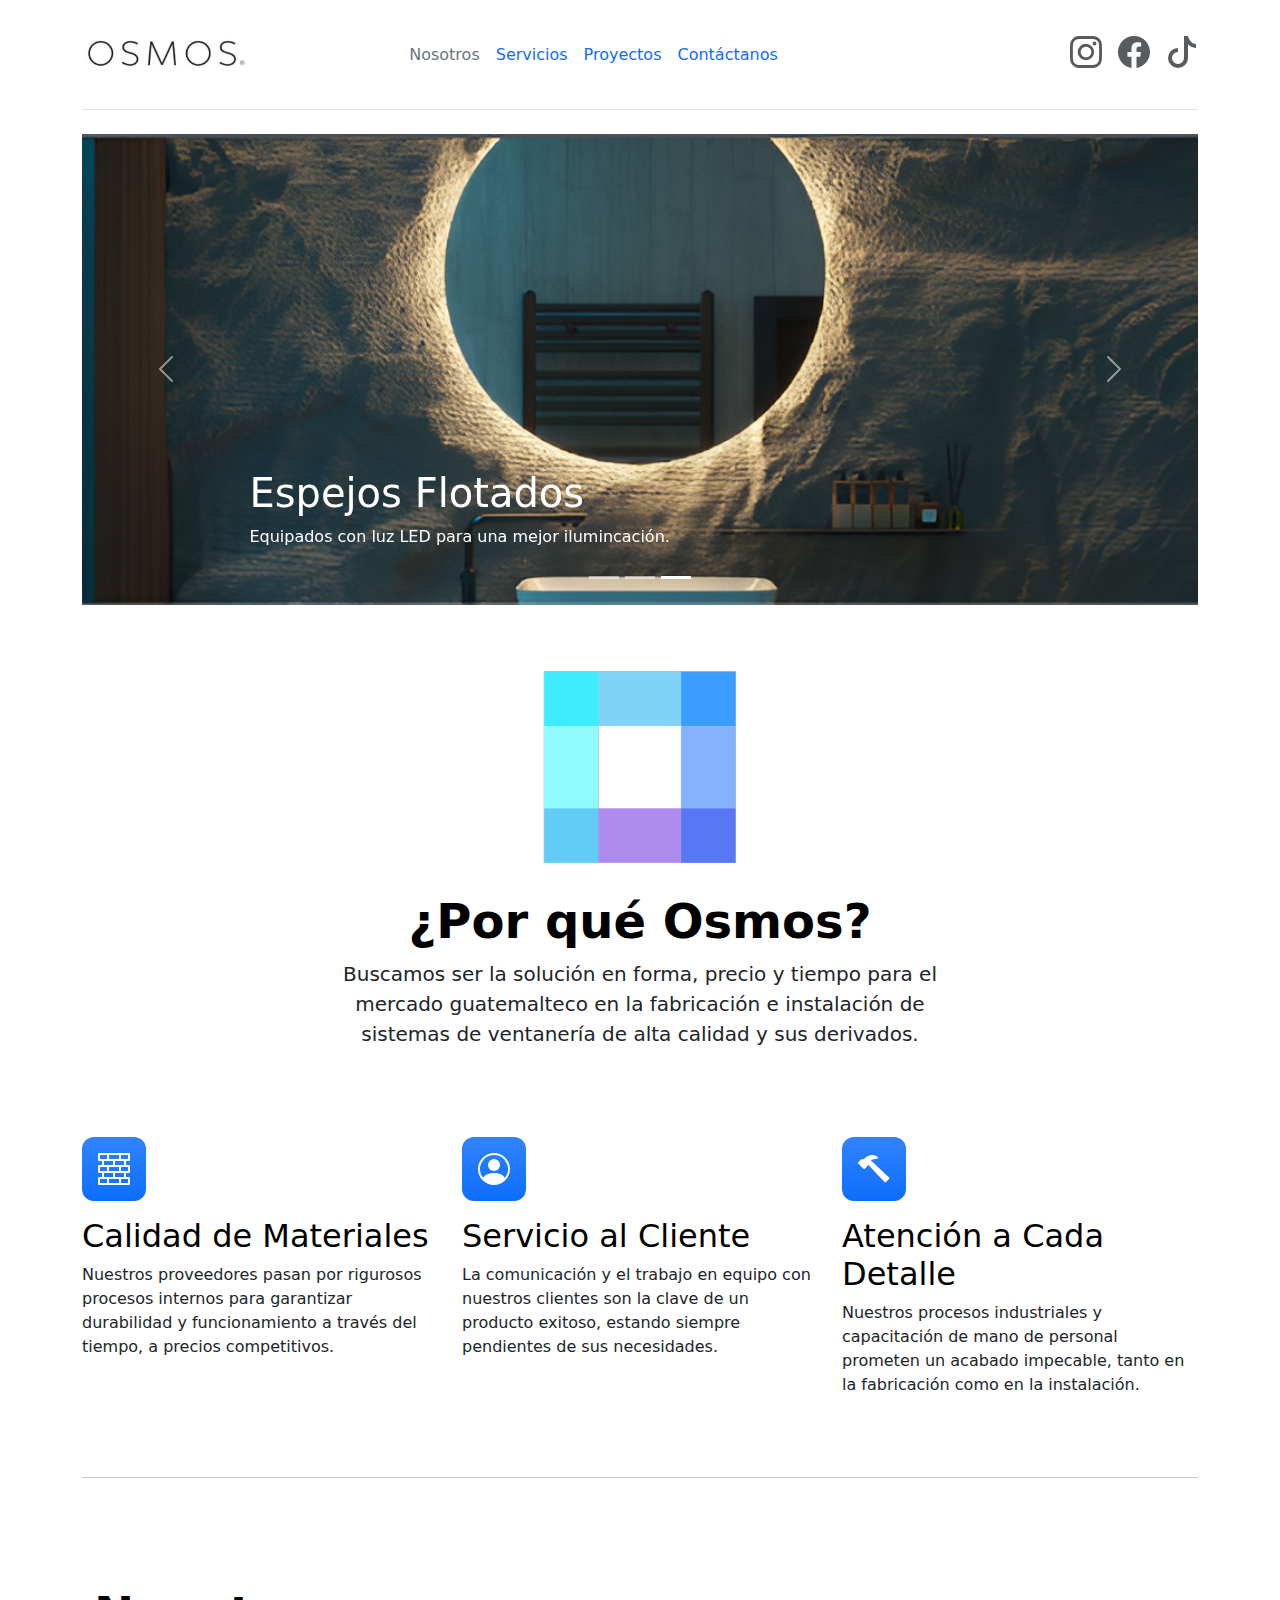
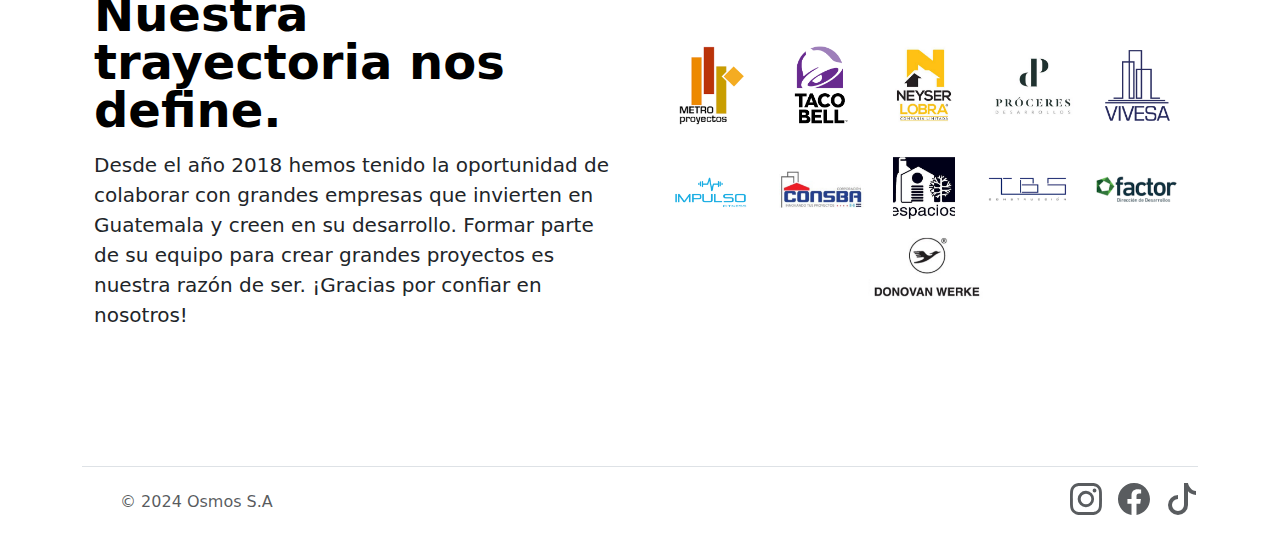
<file: index.html>
<!DOCTYPE html>
<html lang="en">
<head>
    
    <script>(function(w,d,s,l,i){w[l]=w[l]||[];w[l].push({'gtm.start':
    new Date().getTime(),event:'gtm.js'});var f=d.getElementsByTagName(s)[0],
    j=d.createElement(s),dl=l!='dataLayer'?'&l='+l:'';j.async=true;j.src=
    'https://www.googletagmanager.com/gtm.js?id='+i+dl;f.parentNode.insertBefore(j,f);
    })(window,document,'script','dataLayer','GTM-MHGC49D5');</script>
    
    <meta charset="UTF-8">
    <meta name="viewport" content="width=device-width, initial-scale=1.0">
    <title>Osmos</title>
    <link href="https://cdn.jsdelivr.net/npm/bootstrap@5.3.3/dist/css/bootstrap.min.css" rel="stylesheet" integrity="sha384-QWTKZyjpPEjISv5WaRU9OFeRpok6YctnYmDr5pNlyT2bRjXh0JMhjY6hW+ALEwIH" crossorigin="anonymous">
    <link rel="stylesheet" href="https://cdn.jsdelivr.net/npm/bootstrap-icons@1.3.0/font/bootstrap-icons.css">
    <link rel="stylesheet" href="./style.css">
    
</head>
<body>

    <noscript><iframe src="https://www.googletagmanager.com/ns.html?id=GTM-MHGC49D5"
    height="0" width="0" style="display:none;visibility:hidden"></iframe></noscript>

    
  <script src="https://cdn.jsdelivr.net/npm/bootstrap@5.3.3/dist/js/bootstrap.bundle.min.js" integrity="sha384-YvpcrYf0tY3lHB60NNkmXc5s9fDVZLESaAA55NDzOxhy9GkcIdslK1eN7N6jIeHz" crossorigin="anonymous"></script>
  <section id="header">
    <div class="container">
    <header class="d-flex flex-wrap align-items-center justify-content-center justify-content-md-between py-3 mb-4 border-bottom">
      <div class="col-md-3 mb-2 mb-md-0">
        <a href="/" class="d-inline-flex link-body-emphasis text-decoration-none">
          <img src="assets/images/logoosmosletras.jpg" height="70">
        </a>
      </div>

      <ul class="nav col-12 col-md-auto mb-2 justify-content-center mb-md-0">
        <li><a href="#" class="nav-link px-2 link-secondary">Nosotros</a></li>
        <li><a href="public/servicios" class="nav-link px-2">Servicios</a></li>
        <li><a href="public/proyectos" class="nav-link px-2">Proyectos</a></li>
        <li><a href="public/contact" class="nav-link px-2">Contáctanos</a></li>
      </ul>

      <ul class="nav col-md-4 justify-content-end list-unstyled d-flex">
        <li class="ms-3"><a class="text-body-secondary" href="https://www.instagram.com/osmosgt?igsh=YjZzY3h1YjM1dHRz"><svg xmlns="http://www.w3.org/2000/svg" width="2rem" height="2rem" fill="currentColor" class="bi bi-instagram" viewBox="0 0 16 16">
          <path d="M8 0C5.829 0 5.556.01 4.703.048 3.85.088 3.269.222 2.76.42a3.9 3.9 0 0 0-1.417.923A3.9 3.9 0 0 0 .42 2.76C.222 3.268.087 3.85.048 4.7.01 5.555 0 5.827 0 8.001c0 2.172.01 2.444.048 3.297.04.852.174 1.433.372 1.942.205.526.478.972.923 1.417.444.445.89.719 1.416.923.51.198 1.09.333 1.942.372C5.555 15.99 5.827 16 8 16s2.444-.01 3.298-.048c.851-.04 1.434-.174 1.943-.372a3.9 3.9 0 0 0 1.416-.923c.445-.445.718-.891.923-1.417.197-.509.332-1.09.372-1.942C15.99 10.445 16 10.173 16 8s-.01-2.445-.048-3.299c-.04-.851-.175-1.433-.372-1.941a3.9 3.9 0 0 0-.923-1.417A3.9 3.9 0 0 0 13.24.42c-.51-.198-1.092-.333-1.943-.372C10.443.01 10.172 0 7.998 0zm-.717 1.442h.718c2.136 0 2.389.007 3.232.046.78.035 1.204.166 1.486.275.373.145.64.319.92.599s.453.546.598.92c.11.281.24.705.275 1.485.039.843.047 1.096.047 3.231s-.008 2.389-.047 3.232c-.035.78-.166 1.203-.275 1.485a2.5 2.5 0 0 1-.599.919c-.28.28-.546.453-.92.598-.28.11-.704.24-1.485.276-.843.038-1.096.047-3.232.047s-2.39-.009-3.233-.047c-.78-.036-1.203-.166-1.485-.276a2.5 2.5 0 0 1-.92-.598 2.5 2.5 0 0 1-.6-.92c-.109-.281-.24-.705-.275-1.485-.038-.843-.046-1.096-.046-3.233s.008-2.388.046-3.231c.036-.78.166-1.204.276-1.486.145-.373.319-.64.599-.92s.546-.453.92-.598c.282-.11.705-.24 1.485-.276.738-.034 1.024-.044 2.515-.045zm4.988 1.328a.96.96 0 1 0 0 1.92.96.96 0 0 0 0-1.92m-4.27 1.122a4.109 4.109 0 1 0 0 8.217 4.109 4.109 0 0 0 0-8.217m0 1.441a2.667 2.667 0 1 1 0 5.334 2.667 2.667 0 0 1 0-5.334"/>
        </svg></a></li>
        <li class="ms-3"><a class="text-body-secondary" href="https://www.facebook.com/OsmosGuatemala?mibextid=YMEMSu"><svg xmlns="http://www.w3.org/2000/svg" width="2rem" height="2rem" fill="currentColor" class="bi bi-facebook" viewBox="0 0 16 16">
          <path d="M16 8.049c0-4.446-3.582-8.05-8-8.05C3.58 0-.002 3.603-.002 8.05c0 4.017 2.926 7.347 6.75 7.951v-5.625h-2.03V8.05H6.75V6.275c0-2.017 1.195-3.131 3.022-3.131.876 0 1.791.157 1.791.157v1.98h-1.009c-.993 0-1.303.621-1.303 1.258v1.51h2.218l-.354 2.326H9.25V16c3.824-.604 6.75-3.934 6.75-7.951"/>
        </svg></a></li>
        <li class="ms-3"><a class="text-body-secondary" href="https://www.tiktok.com/@osmos.gt?lang=en"><svg xmlns="http://www.w3.org/2000/svg" width="2rem" height="2rem" fill="currentColor" class="bi bi-tiktok" viewBox="0 0 16 16">
          <path d="M9 0h1.98c.144.715.54 1.617 1.235 2.512C12.895 3.389 13.797 4 15 4v2c-1.753 0-3.07-.814-4-1.829V11a5 5 0 1 1-5-5v2a3 3 0 1 0 3 3z"/>
        </svg></a></li>
      </ul>

      

      <div class="col-md-3 text-end"></div>
    </header>
  </Section>
  
<section class="carrusel">
<div class="container">
  <div id="myCarousel" class="carousel slide mb-6" data-bs-ride="carousel">
    <div class="carousel-indicators">
      <button type="button" data-bs-target="#myCarousel" data-bs-slide-to="0" class="" aria-label="Slide 1"></button>
      <button type="button" data-bs-target="#myCarousel" data-bs-slide-to="1" aria-label="Slide 2" class=""></button>
      <button type="button" data-bs-target="#myCarousel" data-bs-slide-to="2" aria-label="Slide 3" class="active" aria-current="true"></button>
    </div>
    <div class="carousel-inner">

      <div class="carousel-item">
        <img src="assets/images/bano.png" class="bd-placeholder-img" width="100%" height="100%" xmlns="http://www.w3.org/2000/svg" aria-hidden="true" preserveAspectRatio="xMidYMid slice" focusable="false">
        <div class="container">
          <div class="carousel-caption text-start">
            <h1>Duchas</h1>
            <p class="opacity-35">Duchas de vidrio templado corredizas y mamparas.</p>
            <!-- 
            <img src="assets/images/logoosmossimple2.png" alt="logotipo" height="100">
             -->
          </div>
        </div>
      </div>

      
      <div class="carousel-item">
        <img src="assets/images/vidriotemplado.png" class="bd-placeholder-img" width="100%" height="100%" xmlns="http://www.w3.org/2000/svg" aria-hidden="true" preserveAspectRatio="xMidYMid slice" focusable="false">
        <div class="container">
          <div class="carousel-caption text-start">
            <h1>Trabajos de Vidrio Templado</h1>
            <p class="opacity-35">Barandas de vidrio templado y acero inoxidable para tus espacios.</p>
            <!--
            <img src="assets/images/logoosmossimple2.png" alt="logotipo" height="100">
            -->
          </div>
        </div>
      </div>
    

      <div class="carousel-item active">
        <img src="assets/images/espejo.png" class="bd-placeholder-img" width="100%" height="100%" xmlns="http://www.w3.org/2000/svg" aria-hidden="true" preserveAspectRatio="xMidYMid slice" focusable="false"><rect width="100%" height="100%" fill="var(--bs-secondary-color)"></rect></svg>
        <div class="container"> 
          <div class="carousel-caption text-start">
            <h1>Espejos Flotados</h1>
            <p>Equipados con luz LED para una mejor ilumincación.</p>
            <!--
            <img src="assets/images/logoosmossimple2.png" alt="logotipo" height="100">
            -->
          </div>
        </div>
      </div>
    </div>
    <button class="carousel-control-prev" type="button" data-bs-target="#myCarousel" data-bs-slide="prev">
      <span class="carousel-control-prev-icon" aria-hidden="true"></span>
      <span class="visually-hidden">Previous</span>
    </button>
    <button class="carousel-control-next" type="button" data-bs-target="#myCarousel" data-bs-slide="next">
      <span class="carousel-control-next-icon" aria-hidden="true"></span>
      <span class="visually-hidden">Next</span>
    </button>
  </div>
</div>
</section>


<section class="Whyosmos">
<div class="px-4 py-3 my-5 text-center">
  <img class="d-block mx-auto mb-4" src="assets/images/logoosmossimple2.png" alt="logoempresa" height="200px">
  <h1 class="display-5 fw-bold text-body-emphasis">¿Por qué Osmos?</h1>
  <div class="col-lg-6 mx-auto">
    <p class="lead mb-4">Buscamos ser la solución en forma, precio y tiempo para el mercado guatemalteco en la fabricación e instalación de sistemas de ventanería de alta calidad y sus derivados.</p>
  </div>
</div>
</section>



<section id="features">
  <div class="container">
  <div class="row g-4 row-cols-1 row-cols-lg-3">
    <div class="feature col">
      <div class="feature-icon d-inline-flex align-items-center justify-content-center text-bg-primary bg-gradient fs-2 mb-3">
        <svg xmlns="http://www.w3.org/2000/svg" width="2rem" height="2rem" fill="currentColor" class="bi bi-bricks" viewBox="0 0 16 16">
          <path d="M0 .5A.5.5 0 0 1 .5 0h15a.5.5 0 0 1 .5.5v3a.5.5 0 0 1-.5.5H14v2h1.5a.5.5 0 0 1 .5.5v3a.5.5 0 0 1-.5.5H14v2h1.5a.5.5 0 0 1 .5.5v3a.5.5 0 0 1-.5.5H.5a.5.5 0 0 1-.5-.5v-3a.5.5 0 0 1 .5-.5H2v-2H.5a.5.5 0 0 1-.5-.5v-3A.5.5 0 0 1 .5 6H2V4H.5a.5.5 0 0 1-.5-.5zM3 4v2h4.5V4zm5.5 0v2H13V4zM3 10v2h4.5v-2zm5.5 0v2H13v-2zM1 1v2h3.5V1zm4.5 0v2h5V1zm6 0v2H15V1zM1 7v2h3.5V7zm4.5 0v2h5V7zm6 0v2H15V7zM1 13v2h3.5v-2zm4.5 0v2h5v-2zm6 0v2H15v-2z"/>
        </svg>
      </div>
      <h3 class="fs-2 text-body-emphasis">Calidad de Materiales</h3>
      <p>Nuestros proveedores pasan por rigurosos procesos internos para garantizar durabilidad y funcionamiento a través del tiempo, a precios competitivos.</p>
      </a>
    </div>
    <div class="feature col">
      <div class="feature-icon d-inline-flex align-items-center justify-content-center text-bg-primary bg-gradient fs-2 mb-3">
        <svg xmlns="http://www.w3.org/2000/svg" width="2rem" height="2rem" fill="currentColor" class="bi bi-person-circle" viewBox="0 0 16 16">
          <path d="M11 6a3 3 0 1 1-6 0 3 3 0 0 1 6 0"/>
          <path fill-rule="evenodd" d="M0 8a8 8 0 1 1 16 0A8 8 0 0 1 0 8m8-7a7 7 0 0 0-5.468 11.37C3.242 11.226 4.805 10 8 10s4.757 1.225 5.468 2.37A7 7 0 0 0 8 1"/>
        </svg>
      </div>
      <h3 class="fs-2 text-body-emphasis">Servicio al Cliente</h3>
      <p>La comunicación y el trabajo en equipo con nuestros clientes son la clave de un producto exitoso, estando siempre pendientes de sus necesidades.</p>
    </div>
    <div class="feature col">
      <div class="feature-icon d-inline-flex align-items-center justify-content-center text-bg-primary bg-gradient fs-2 mb-3">
        <svg xmlns="http://www.w3.org/2000/svg" width="2rem" height="2rem" fill="currentColor" class="bi bi-hammer" viewBox="0 0 16 16">
          <path d="M9.972 2.508a.5.5 0 0 0-.16-.556l-.178-.129a5 5 0 0 0-2.076-.783C6.215.862 4.504 1.229 2.84 3.133H1.786a.5.5 0 0 0-.354.147L.146 4.567a.5.5 0 0 0 0 .706l2.571 2.579a.5.5 0 0 0 .708 0l1.286-1.29a.5.5 0 0 0 .146-.353V5.57l8.387 8.873A.5.5 0 0 0 14 14.5l1.5-1.5a.5.5 0 0 0 .017-.689l-9.129-8.63c.747-.456 1.772-.839 3.112-.839a.5.5 0 0 0 .472-.334"/>
        </svg>
      </div>
      <h3 class="fs-2 text-body-emphasis">Atención a Cada Detalle</h3>
      <p>Nuestros procesos industriales y capacitación de mano de personal prometen un acabado impecable, tanto en la fabricación como en la instalación.</p>
      </a>
    </div>
  </div>
  <br><br>
  <hr class="featurette-divider">
</section>






<section id="cliente">

  <div class="container col-xxl-8 px-4 py-5">
    <div class="row flex-lg-row-reverse align-items-center g-5 py-5">
      <div class="col-10 col-sm-8 col-lg-6">
        <img src="assets/images/clients.png" class="d-block mx-lg-auto img-fluid" alt="Bootstrap Themes" width="700" height="500" loading="lazy">
      </div>
      <div class="col-lg-6">
        <h1 class="display-5 fw-bold text-body-emphasis lh-1 mb-3">Nuestra trayectoria nos define.</h1>
        <p class="lead">Desde el año 2018 hemos tenido la oportunidad de colaborar con grandes empresas que invierten en Guatemala y creen en su desarrollo. Formar parte de su equipo para crear grandes proyectos es nuestra razón de ser. ¡Gracias por confiar en nosotros!</p>

      </div>
    </div>
  </div>


<!--
  <div class="px-4 py-5 my-5 text-center">
    <h2 class="display-5 fw-bold text-body-emphasis mb-5">Algunos de Nuestros Clientes</h2>
    
        <img src="assets/images/metroproyectos.png" class="col-lg-2 mt-5" height="200">
        <img src="assets/images/proceresdesarrollos.png" class="col-lg-2 mt-5" height="200">
        <img src="assets/images/consba.jpeg"  class="col-lg-2 mt-5" height="200">
        <img src="assets/images/neyserlobra.png" class="col-lg-2 mt-5" height="200"> 
  </div>
-->
</section>



<section id="footer">
<div class="container">
<footer class="d-flex flex-wrap justify-content-between align-items-center py-3 my-4 border-top">
    <div class="col-md-4 d-flex align-items-center">
      <a href="/" class="mb-3 me-2 mb-md-0 text-body-secondary text-decoration-none lh-1">
        <svg class="bi" width="30" height="24"><use xlink:href="#bootstrap"></use></svg>
      </a>
      <span class="mb-3 mb-md-0 text-body-secondary">© 2024 Osmos S.A</span>
    </div>

    <ul class="nav col-md-4 justify-content-end list-unstyled d-flex">
      <li class="ms-3"><a class="text-body-secondary" href="https://www.instagram.com/osmosgt?igsh=YjZzY3h1YjM1dHRz"><svg xmlns="http://www.w3.org/2000/svg" width="2rem" height="2rem" fill="currentColor" class="bi bi-instagram" viewBox="0 0 16 16">
        <path d="M8 0C5.829 0 5.556.01 4.703.048 3.85.088 3.269.222 2.76.42a3.9 3.9 0 0 0-1.417.923A3.9 3.9 0 0 0 .42 2.76C.222 3.268.087 3.85.048 4.7.01 5.555 0 5.827 0 8.001c0 2.172.01 2.444.048 3.297.04.852.174 1.433.372 1.942.205.526.478.972.923 1.417.444.445.89.719 1.416.923.51.198 1.09.333 1.942.372C5.555 15.99 5.827 16 8 16s2.444-.01 3.298-.048c.851-.04 1.434-.174 1.943-.372a3.9 3.9 0 0 0 1.416-.923c.445-.445.718-.891.923-1.417.197-.509.332-1.09.372-1.942C15.99 10.445 16 10.173 16 8s-.01-2.445-.048-3.299c-.04-.851-.175-1.433-.372-1.941a3.9 3.9 0 0 0-.923-1.417A3.9 3.9 0 0 0 13.24.42c-.51-.198-1.092-.333-1.943-.372C10.443.01 10.172 0 7.998 0zm-.717 1.442h.718c2.136 0 2.389.007 3.232.046.78.035 1.204.166 1.486.275.373.145.64.319.92.599s.453.546.598.92c.11.281.24.705.275 1.485.039.843.047 1.096.047 3.231s-.008 2.389-.047 3.232c-.035.78-.166 1.203-.275 1.485a2.5 2.5 0 0 1-.599.919c-.28.28-.546.453-.92.598-.28.11-.704.24-1.485.276-.843.038-1.096.047-3.232.047s-2.39-.009-3.233-.047c-.78-.036-1.203-.166-1.485-.276a2.5 2.5 0 0 1-.92-.598 2.5 2.5 0 0 1-.6-.92c-.109-.281-.24-.705-.275-1.485-.038-.843-.046-1.096-.046-3.233s.008-2.388.046-3.231c.036-.78.166-1.204.276-1.486.145-.373.319-.64.599-.92s.546-.453.92-.598c.282-.11.705-.24 1.485-.276.738-.034 1.024-.044 2.515-.045zm4.988 1.328a.96.96 0 1 0 0 1.92.96.96 0 0 0 0-1.92m-4.27 1.122a4.109 4.109 0 1 0 0 8.217 4.109 4.109 0 0 0 0-8.217m0 1.441a2.667 2.667 0 1 1 0 5.334 2.667 2.667 0 0 1 0-5.334"/>
      </svg></a></li>
      <li class="ms-3"><a class="text-body-secondary" href="https://www.facebook.com/OsmosGuatemala?mibextid=YMEMSu"><svg xmlns="http://www.w3.org/2000/svg" width="2rem" height="2rem" fill="currentColor" class="bi bi-facebook" viewBox="0 0 16 16">
        <path d="M16 8.049c0-4.446-3.582-8.05-8-8.05C3.58 0-.002 3.603-.002 8.05c0 4.017 2.926 7.347 6.75 7.951v-5.625h-2.03V8.05H6.75V6.275c0-2.017 1.195-3.131 3.022-3.131.876 0 1.791.157 1.791.157v1.98h-1.009c-.993 0-1.303.621-1.303 1.258v1.51h2.218l-.354 2.326H9.25V16c3.824-.604 6.75-3.934 6.75-7.951"/>
      </svg></a></li>
      <li class="ms-3"><a class="text-body-secondary" href="https://www.tiktok.com/@osmos.gt?lang=en"><svg xmlns="http://www.w3.org/2000/svg" width="2rem" height="2rem" fill="currentColor" class="bi bi-tiktok" viewBox="0 0 16 16">
        <path d="M9 0h1.98c.144.715.54 1.617 1.235 2.512C12.895 3.389 13.797 4 15 4v2c-1.753 0-3.07-.814-4-1.829V11a5 5 0 1 1-5-5v2a3 3 0 1 0 3 3z"/>
        </svg></a></li>
    </ul>
  </footer>
</div>
</section>

</body>
</html>
</file>
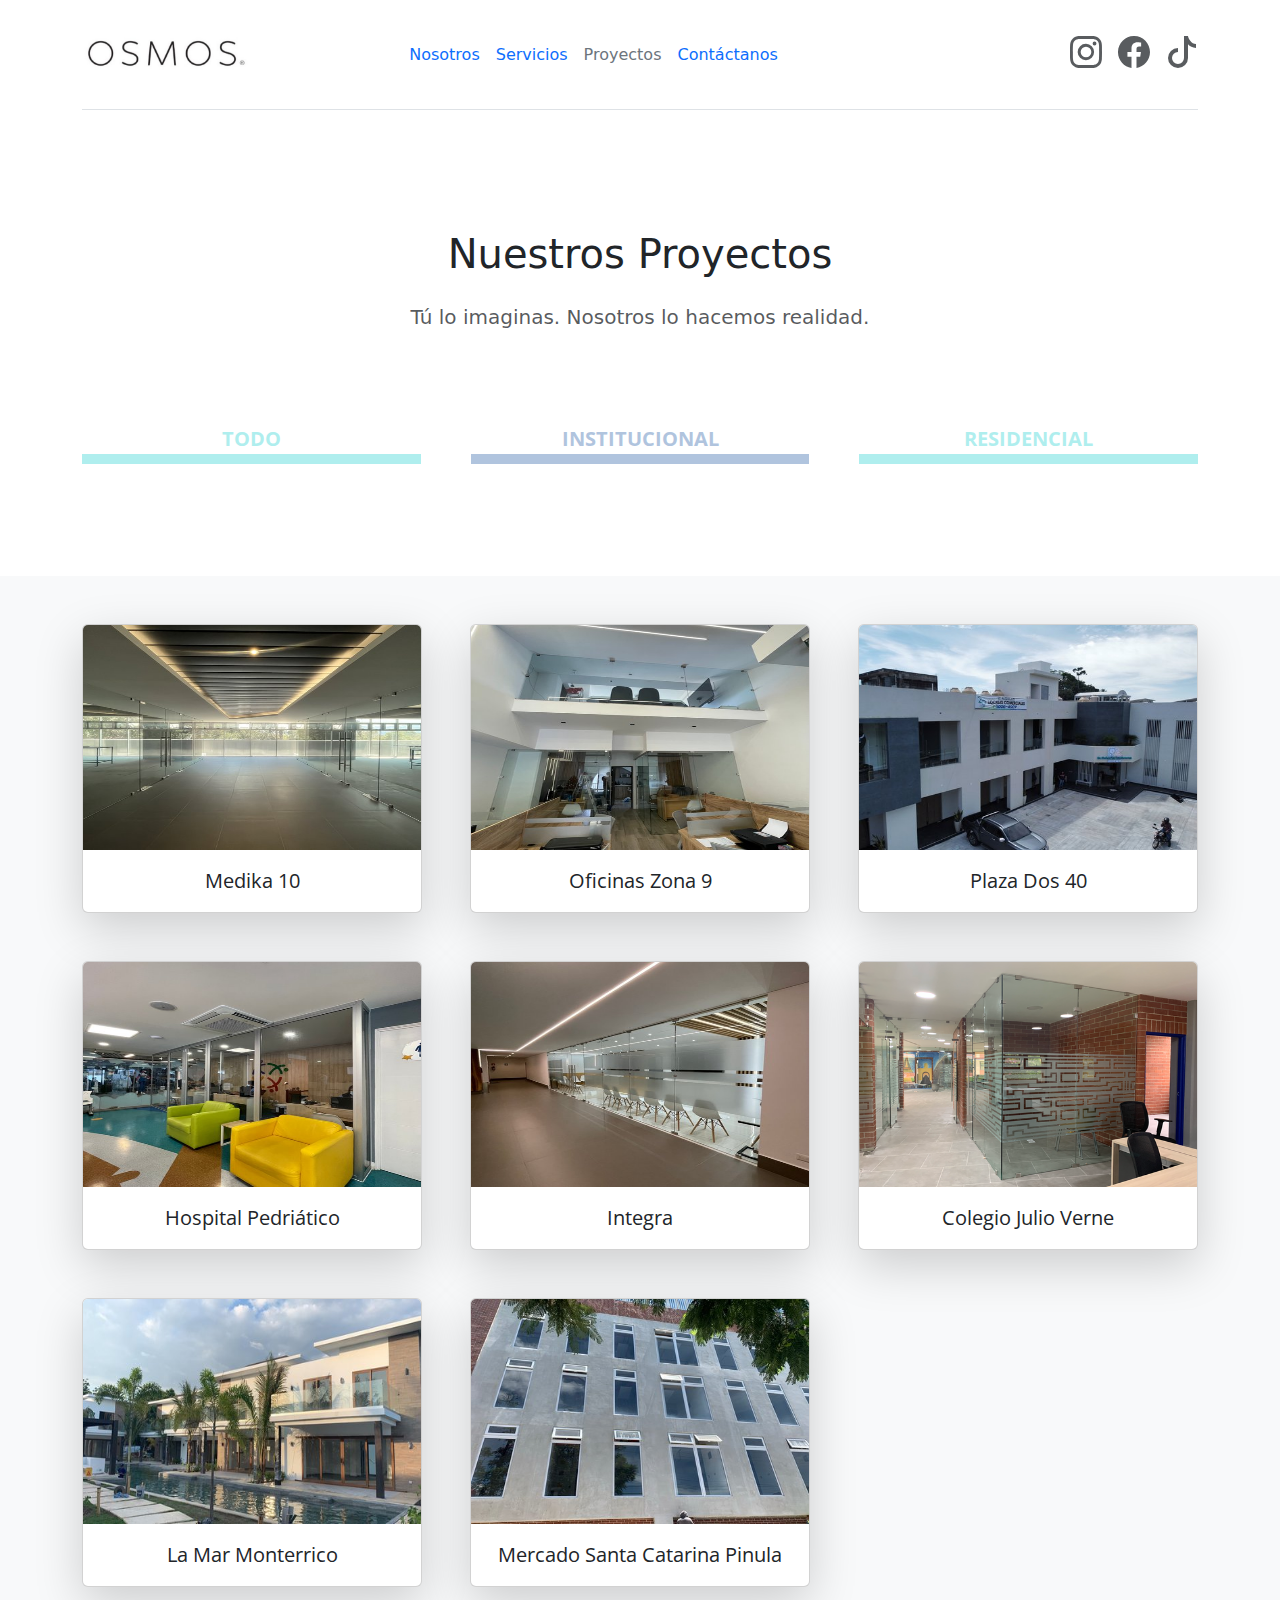
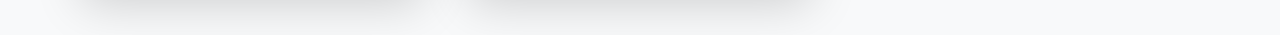
<file: public/institucionales.html>
<!DOCTYPE html>
<html lang="en">
<head>
    
    <script>(function(w,d,s,l,i){w[l]=w[l]||[];w[l].push({'gtm.start':
    new Date().getTime(),event:'gtm.js'});var f=d.getElementsByTagName(s)[0],
    j=d.createElement(s),dl=l!='dataLayer'?'&l='+l:'';j.async=true;j.src=
    'https://www.googletagmanager.com/gtm.js?id='+i+dl;f.parentNode.insertBefore(j,f);
    })(window,document,'script','dataLayer','GTM-MHGC49D5');</script>

    <meta charset="UTF-8">
    <meta name="viewport" content="width=device-width, initial-scale=1.0">
    <title>Proyectos</title>
    <link href="https://cdn.jsdelivr.net/npm/bootstrap@5.3.3/dist/css/bootstrap.min.css" rel="stylesheet" integrity="sha384-QWTKZyjpPEjISv5WaRU9OFeRpok6YctnYmDr5pNlyT2bRjXh0JMhjY6hW+ALEwIH" crossorigin="anonymous">
    <link rel="stylesheet" href="https://cdn.jsdelivr.net/npm/bootstrap-icons@1.3.0/font/bootstrap-icons.css">
    <link rel="stylesheet" href="../style.css">
    <link rel="preconnect" href="https://fonts.googleapis.com">
<link rel="preconnect" href="https://fonts.gstatic.com" crossorigin>
<link href="https://fonts.googleapis.com/css2?family=Open+Sans:ital,wght@0,300..800;1,300..800&display=swap" rel="stylesheet">
</head>
<body>
    
    <noscript><iframe src="https://www.googletagmanager.com/ns.html?id=GTM-MHGC49D5"
    height="0" width="0" style="display:none;visibility:hidden"></iframe></noscript>

    <section id="header">
        <div class="container">
        <header class="d-flex flex-wrap align-items-center justify-content-center justify-content-md-between py-3 mb-4 border-bottom">
          <div class="col-md-3 mb-2 mb-md-0">
            <a href="/" class="d-inline-flex link-body-emphasis text-decoration-none">
              <img src="../assets/images/logoosmosletras.jpg" height="70">
            </a>
          </div>
    
          <ul class="nav col-12 col-md-auto mb-2 justify-content-center mb-md-0">
            <li><a href="../" class="nav-link px-2">Nosotros</a></li>
            <li><a href="./servicios" class="nav-link px-2">Servicios</a></li>
            <li><a href="#" class="nav-link px-2 link-secondary">Proyectos</a></li>
            <li><a href="./contact" class="nav-link px-2">Contáctanos</a></li>
          </ul>
    
          <ul class="nav col-md-4 justify-content-end list-unstyled d-flex">
            <li class="ms-3"><a class="text-body-secondary" href="https://www.instagram.com/osmosgt?igsh=YjZzY3h1YjM1dHRz"><svg xmlns="http://www.w3.org/2000/svg" width="2rem" height="2rem" fill="currentColor" class="bi bi-instagram" viewBox="0 0 16 16">
              <path d="M8 0C5.829 0 5.556.01 4.703.048 3.85.088 3.269.222 2.76.42a3.9 3.9 0 0 0-1.417.923A3.9 3.9 0 0 0 .42 2.76C.222 3.268.087 3.85.048 4.7.01 5.555 0 5.827 0 8.001c0 2.172.01 2.444.048 3.297.04.852.174 1.433.372 1.942.205.526.478.972.923 1.417.444.445.89.719 1.416.923.51.198 1.09.333 1.942.372C5.555 15.99 5.827 16 8 16s2.444-.01 3.298-.048c.851-.04 1.434-.174 1.943-.372a3.9 3.9 0 0 0 1.416-.923c.445-.445.718-.891.923-1.417.197-.509.332-1.09.372-1.942C15.99 10.445 16 10.173 16 8s-.01-2.445-.048-3.299c-.04-.851-.175-1.433-.372-1.941a3.9 3.9 0 0 0-.923-1.417A3.9 3.9 0 0 0 13.24.42c-.51-.198-1.092-.333-1.943-.372C10.443.01 10.172 0 7.998 0zm-.717 1.442h.718c2.136 0 2.389.007 3.232.046.78.035 1.204.166 1.486.275.373.145.64.319.92.599s.453.546.598.92c.11.281.24.705.275 1.485.039.843.047 1.096.047 3.231s-.008 2.389-.047 3.232c-.035.78-.166 1.203-.275 1.485a2.5 2.5 0 0 1-.599.919c-.28.28-.546.453-.92.598-.28.11-.704.24-1.485.276-.843.038-1.096.047-3.232.047s-2.39-.009-3.233-.047c-.78-.036-1.203-.166-1.485-.276a2.5 2.5 0 0 1-.92-.598 2.5 2.5 0 0 1-.6-.92c-.109-.281-.24-.705-.275-1.485-.038-.843-.046-1.096-.046-3.233s.008-2.388.046-3.231c.036-.78.166-1.204.276-1.486.145-.373.319-.64.599-.92s.546-.453.92-.598c.282-.11.705-.24 1.485-.276.738-.034 1.024-.044 2.515-.045zm4.988 1.328a.96.96 0 1 0 0 1.92.96.96 0 0 0 0-1.92m-4.27 1.122a4.109 4.109 0 1 0 0 8.217 4.109 4.109 0 0 0 0-8.217m0 1.441a2.667 2.667 0 1 1 0 5.334 2.667 2.667 0 0 1 0-5.334"/>
            </svg></a></li>
            <li class="ms-3"><a class="text-body-secondary" href="https://www.facebook.com/OsmosGuatemala?mibextid=YMEMSu"><svg xmlns="http://www.w3.org/2000/svg" width="2rem" height="2rem" fill="currentColor" class="bi bi-facebook" viewBox="0 0 16 16">
              <path d="M16 8.049c0-4.446-3.582-8.05-8-8.05C3.58 0-.002 3.603-.002 8.05c0 4.017 2.926 7.347 6.75 7.951v-5.625h-2.03V8.05H6.75V6.275c0-2.017 1.195-3.131 3.022-3.131.876 0 1.791.157 1.791.157v1.98h-1.009c-.993 0-1.303.621-1.303 1.258v1.51h2.218l-.354 2.326H9.25V16c3.824-.604 6.75-3.934 6.75-7.951"/>
            </svg></a></li>
            <li class="ms-3"><a class="text-body-secondary" href="https://www.tiktok.com/@osmos.gt?lang=en"><svg xmlns="http://www.w3.org/2000/svg" width="2rem" height="2rem" fill="currentColor" class="bi bi-tiktok" viewBox="0 0 16 16">
              <path d="M9 0h1.98c.144.715.54 1.617 1.235 2.512C12.895 3.389 13.797 4 15 4v2c-1.753 0-3.07-.814-4-1.829V11a5 5 0 1 1-5-5v2a3 3 0 1 0 3 3z"/>
            </svg></a></li>
          </ul>
    
          <div class="col-md-3 text-end"></div>
        </header>
      </Section>

<!-- INICIO PAGINA DE PROYECTOS -->
<section class="py-5 text-center container">
  <div class="row py-lg-5">
    <div class="col-lg-6 col-md-8 mx-auto">
      <h1 class="fw-light mb-4">Nuestros Proyectos</h1>
      <p class="lead text-body-secondary">Tú lo imaginas. Nosotros lo hacemos realidad.</p>
    </div>
    <p>
      <div class="seleccionTipoProyecto">

        <!-- CAMBIAR LINKS-->
        
              <a href="./proyectos.html" class="project-link todo" data-slide="1">Todo</a>
              <a href="#" class="project-link institucional" data-slide="2" style="color:lightsteelblue; border-bottom:10px solid lightsteelblue;">Institucional</a>
              <a href="./residencial.html" class="project-link residencial" data-slide="3">Residencial</a>  
      </div>
    </p>

  </div>
</section>



  <div class="album py-5 bg-body-tertiary">
    <div class="container">
      <div class="row row-cols-1 row-cols-sm-1 row-cols-md-3 g-5">

        <div class="col">
          <div class="card shadow-lg">
            <img src="../assets/images/institucionales/medika10/thumbnail.jpg" class="bd-placeholder-img card-img-top" width="100%" height="225" xmlns="http://www.w3.org/2000/svg" role="img" aria-label="Placeholder: Thumbnail" preserveAspectRatio="xMidYMid slice" focusable="false"><title>Placeholder</title><rect width="100%" height="100%" fill="#55595c"></rect><text x="50%" y="50%" fill="#eceeef" dy=".3em"></text>
            <div class="card-body">
              <p class="card-text">Medika 10</p>
            </div>
          </div>
        </div>

        
        <div class="col">
          <div class="card shadow-lg">
            <img src="../assets/images/institucionales/oficinaszona9/thumbnail.jpeg" class="bd-placeholder-img card-img-top" width="100%" height="225" xmlns="http://www.w3.org/2000/svg" role="img" aria-label="Placeholder: Thumbnail" preserveAspectRatio="xMidYMid slice" focusable="false"><title>Placeholder</title><rect width="100%" height="100%" fill="#55595c"></rect><text x="50%" y="50%" fill="#eceeef" dy=".3em"></text>
            <div class="card-body">
              <p class="card-text text-center">Oficinas Zona 9</p>
            </div>
          </div>
        </div>

        <div class="col">
          <div class="card shadow-lg">
            <img src="../assets/images/institucionales/plazados40/thumbnail.JPG" class="bd-placeholder-img card-img-top" width="100%" height="225" xmlns="http://www.w3.org/2000/svg" role="img" aria-label="Placeholder: Thumbnail" preserveAspectRatio="xMidYMid slice" focusable="false"><title>Placeholder</title><rect width="100%" height="100%" fill="#55595c"></rect><text x="50%" y="50%" fill="#eceeef" dy=".3em"></text>
            <div class="card-body">
              <p class="card-text">Plaza Dos 40</p>
            </div>
          </div>
        </div>

        <div class="col">
          <div class="card shadow-lg">
            <img src="../assets/images/institucionales/hospitalpedriatico/thumbnail.jpeg" class="bd-placeholder-img card-img-top" width="100%" height="225" xmlns="http://www.w3.org/2000/svg" role="img" aria-label="Placeholder: Thumbnail" preserveAspectRatio="xMidYMid slice" focusable="false"><title>Placeholder</title><rect width="100%" height="100%" fill="#55595c"></rect><text x="50%" y="50%" fill="#eceeef" dy=".3em"></text>
            <div class="card-body">
              <p class="card-text">Hospital Pedriático</p>
            </div>
          </div>
        </div>

        <div class="col">
          <div class="card shadow-lg">
            <img src="../assets/images/institucionales/integra/thumbnail.jpeg" class="bd-placeholder-img card-img-top" width="100%" height="225" xmlns="http://www.w3.org/2000/svg" role="img" aria-label="Placeholder: Thumbnail" preserveAspectRatio="xMidYMid slice" focusable="false"><title>Placeholder</title><rect width="100%" height="100%" fill="#55595c"></rect><text x="50%" y="50%" fill="#eceeef" dy=".3em"></text>
            <div class="card-body">
              <p class="card-text">Integra</p>
            </div>
          </div>
        </div>

        <div class="col">
          <div class="card shadow-lg">
            <img src="../assets/images/institucionales/julioverne/thumbnail.png" class="bd-placeholder-img card-img-top" width="100%" height="225" xmlns="http://www.w3.org/2000/svg" role="img" aria-label="Placeholder: Thumbnail" preserveAspectRatio="xMidYMid slice" focusable="false"><title>Placeholder</title><rect width="100%" height="100%" fill="#55595c"></rect><text x="50%" y="50%" fill="#eceeef" dy=".3em"></text>
            <div class="card-body">
              <p class="card-text">Colegio Julio Verne</p>
            </div>
          </div>
        </div>

        <div class="col">
          <div class="card shadow-lg">
            <img src="../assets/images/institucionales/lamar/thumbnail.jpg" class="bd-placeholder-img card-img-top" width="100%" height="225" xmlns="http://www.w3.org/2000/svg" role="img" aria-label="Placeholder: Thumbnail" preserveAspectRatio="xMidYMid slice" focusable="false"><title>Placeholder</title><rect width="100%" height="100%" fill="#55595c"></rect><text x="50%" y="50%" fill="#eceeef" dy=".3em"></text>
            <div class="card-body">
              <p class="card-text">La Mar Monterrico</p>
            </div>
          </div>
        </div>

        <div class="col">
          <div class="card shadow-lg">
            <img src="../assets/images/institucionales/mercado/thumbnail.jpeg" class="bd-placeholder-img card-img-top" width="100%" height="225" xmlns="http://www.w3.org/2000/svg" role="img" aria-label="Placeholder: Thumbnail" preserveAspectRatio="xMidYMid slice" focusable="false"><title>Placeholder</title><rect width="100%" height="100%" fill="#55595c"></rect><text x="50%" y="50%" fill="#eceeef" dy=".3em"></text>
            <div class="card-body">
              <p class="card-text">Mercado Santa Catarina Pinula</p>
            </div>
          </div>
        </div>

      </div>
    </div>
    </div>




  
</body>
</html>
</file>
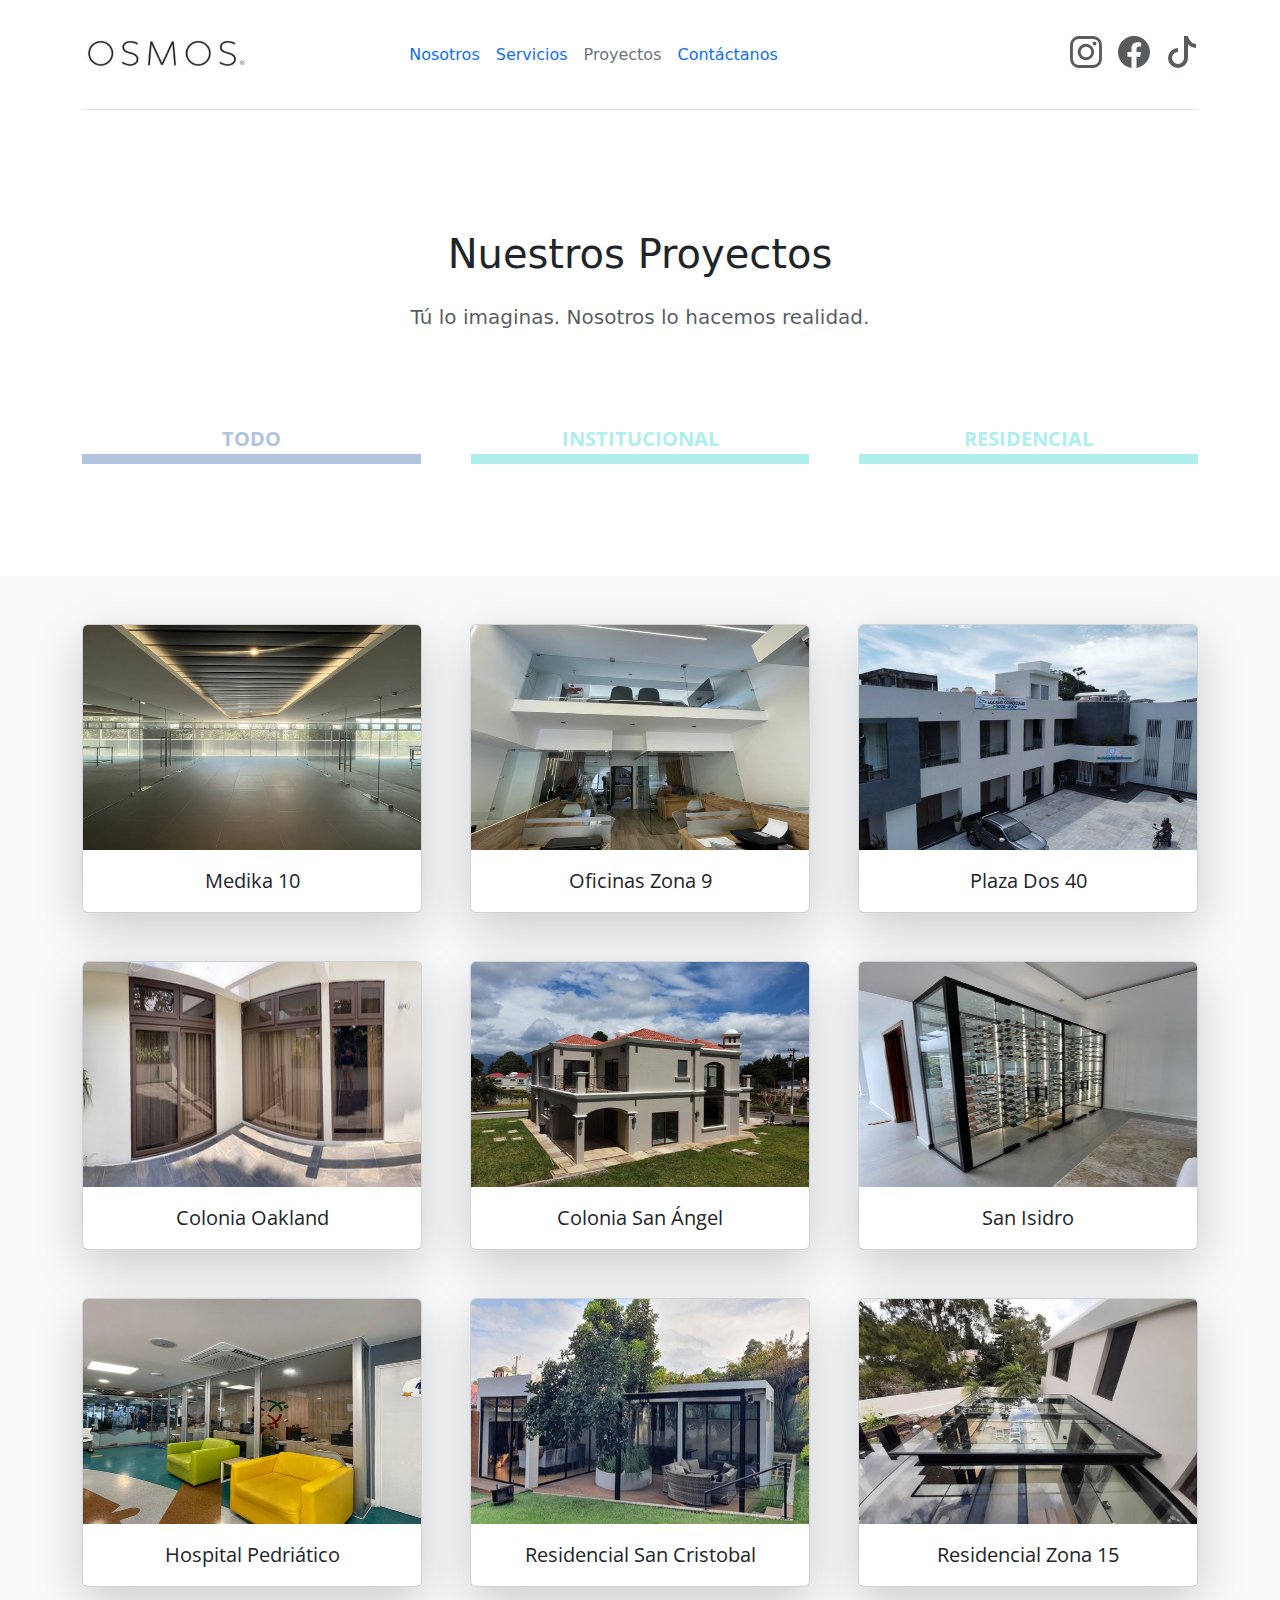
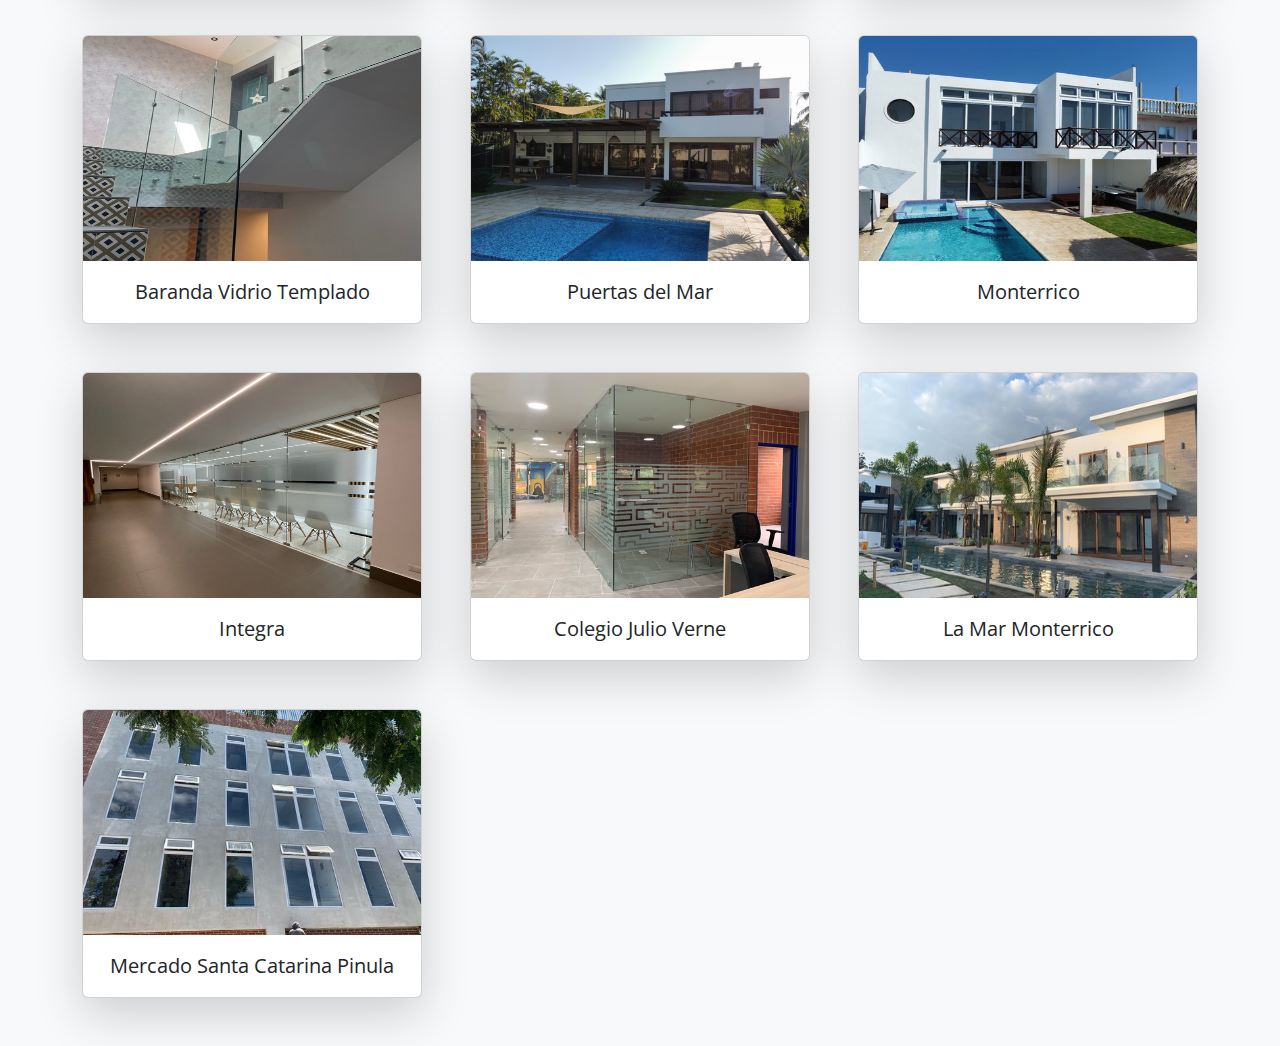
<file: public/proyectos.html>
<!DOCTYPE html>
<html lang="en">
<head>
    
    <script>(function(w,d,s,l,i){w[l]=w[l]||[];w[l].push({'gtm.start':
    new Date().getTime(),event:'gtm.js'});var f=d.getElementsByTagName(s)[0],
    j=d.createElement(s),dl=l!='dataLayer'?'&l='+l:'';j.async=true;j.src=
    'https://www.googletagmanager.com/gtm.js?id='+i+dl;f.parentNode.insertBefore(j,f);
    })(window,document,'script','dataLayer','GTM-MHGC49D5');</script>

    <meta charset="UTF-8">
    <meta name="viewport" content="width=device-width, initial-scale=1.0">
    <title>Proyectos</title>
    <link href="https://cdn.jsdelivr.net/npm/bootstrap@5.3.3/dist/css/bootstrap.min.css" rel="stylesheet" integrity="sha384-QWTKZyjpPEjISv5WaRU9OFeRpok6YctnYmDr5pNlyT2bRjXh0JMhjY6hW+ALEwIH" crossorigin="anonymous">
    <link rel="stylesheet" href="https://cdn.jsdelivr.net/npm/bootstrap-icons@1.3.0/font/bootstrap-icons.css">
    <link rel="stylesheet" href="../style.css">
    <link rel="preconnect" href="https://fonts.googleapis.com">
<link rel="preconnect" href="https://fonts.gstatic.com" crossorigin>
<link href="https://fonts.googleapis.com/css2?family=Open+Sans:ital,wght@0,300..800;1,300..800&display=swap" rel="stylesheet">
</head>
<body>
    
    <noscript><iframe src="https://www.googletagmanager.com/ns.html?id=GTM-MHGC49D5"
    height="0" width="0" style="display:none;visibility:hidden"></iframe></noscript>

    <section id="header">
        <div class="container">
        <header class="d-flex flex-wrap align-items-center justify-content-center justify-content-md-between py-3 mb-4 border-bottom">
          <div class="col-md-3 mb-2 mb-md-0">
            <a href="/" class="d-inline-flex link-body-emphasis text-decoration-none">
              <img src="../assets/images/logoosmosletras.jpg" height="70">
            </a>
          </div>
    
          <ul class="nav col-12 col-md-auto mb-2 justify-content-center mb-md-0">
            <li><a href="../" class="nav-link px-2">Nosotros</a></li>
            <li><a href="./servicios" class="nav-link px-2">Servicios</a></li>
            <li><a href="#" class="nav-link px-2 link-secondary">Proyectos</a></li>
            <li><a href="./contact" class="nav-link px-2">Contáctanos</a></li>
          </ul>
    
          <ul class="nav col-md-4 justify-content-end list-unstyled d-flex">
            <li class="ms-3"><a class="text-body-secondary" href="https://www.instagram.com/osmosgt?igsh=YjZzY3h1YjM1dHRz"><svg xmlns="http://www.w3.org/2000/svg" width="2rem" height="2rem" fill="currentColor" class="bi bi-instagram" viewBox="0 0 16 16">
              <path d="M8 0C5.829 0 5.556.01 4.703.048 3.85.088 3.269.222 2.76.42a3.9 3.9 0 0 0-1.417.923A3.9 3.9 0 0 0 .42 2.76C.222 3.268.087 3.85.048 4.7.01 5.555 0 5.827 0 8.001c0 2.172.01 2.444.048 3.297.04.852.174 1.433.372 1.942.205.526.478.972.923 1.417.444.445.89.719 1.416.923.51.198 1.09.333 1.942.372C5.555 15.99 5.827 16 8 16s2.444-.01 3.298-.048c.851-.04 1.434-.174 1.943-.372a3.9 3.9 0 0 0 1.416-.923c.445-.445.718-.891.923-1.417.197-.509.332-1.09.372-1.942C15.99 10.445 16 10.173 16 8s-.01-2.445-.048-3.299c-.04-.851-.175-1.433-.372-1.941a3.9 3.9 0 0 0-.923-1.417A3.9 3.9 0 0 0 13.24.42c-.51-.198-1.092-.333-1.943-.372C10.443.01 10.172 0 7.998 0zm-.717 1.442h.718c2.136 0 2.389.007 3.232.046.78.035 1.204.166 1.486.275.373.145.64.319.92.599s.453.546.598.92c.11.281.24.705.275 1.485.039.843.047 1.096.047 3.231s-.008 2.389-.047 3.232c-.035.78-.166 1.203-.275 1.485a2.5 2.5 0 0 1-.599.919c-.28.28-.546.453-.92.598-.28.11-.704.24-1.485.276-.843.038-1.096.047-3.232.047s-2.39-.009-3.233-.047c-.78-.036-1.203-.166-1.485-.276a2.5 2.5 0 0 1-.92-.598 2.5 2.5 0 0 1-.6-.92c-.109-.281-.24-.705-.275-1.485-.038-.843-.046-1.096-.046-3.233s.008-2.388.046-3.231c.036-.78.166-1.204.276-1.486.145-.373.319-.64.599-.92s.546-.453.92-.598c.282-.11.705-.24 1.485-.276.738-.034 1.024-.044 2.515-.045zm4.988 1.328a.96.96 0 1 0 0 1.92.96.96 0 0 0 0-1.92m-4.27 1.122a4.109 4.109 0 1 0 0 8.217 4.109 4.109 0 0 0 0-8.217m0 1.441a2.667 2.667 0 1 1 0 5.334 2.667 2.667 0 0 1 0-5.334"/>
            </svg></a></li>
            <li class="ms-3"><a class="text-body-secondary" href="https://www.facebook.com/OsmosGuatemala?mibextid=YMEMSu"><svg xmlns="http://www.w3.org/2000/svg" width="2rem" height="2rem" fill="currentColor" class="bi bi-facebook" viewBox="0 0 16 16">
              <path d="M16 8.049c0-4.446-3.582-8.05-8-8.05C3.58 0-.002 3.603-.002 8.05c0 4.017 2.926 7.347 6.75 7.951v-5.625h-2.03V8.05H6.75V6.275c0-2.017 1.195-3.131 3.022-3.131.876 0 1.791.157 1.791.157v1.98h-1.009c-.993 0-1.303.621-1.303 1.258v1.51h2.218l-.354 2.326H9.25V16c3.824-.604 6.75-3.934 6.75-7.951"/>
            </svg></a></li>
            <li class="ms-3"><a class="text-body-secondary" href="https://www.tiktok.com/@osmos.gt?lang=en"><svg xmlns="http://www.w3.org/2000/svg" width="2rem" height="2rem" fill="currentColor" class="bi bi-tiktok" viewBox="0 0 16 16">
              <path d="M9 0h1.98c.144.715.54 1.617 1.235 2.512C12.895 3.389 13.797 4 15 4v2c-1.753 0-3.07-.814-4-1.829V11a5 5 0 1 1-5-5v2a3 3 0 1 0 3 3z"/>
            </svg></a></li>
          </ul>
    
          <div class="col-md-3 text-end"></div>
        </header>
      </Section>

<!-- INICIO PAGINA DE PROYECTOS -->
<section class="py-5 text-center container">
  <div class="row py-lg-5">
    <div class="col-lg-6 col-md-8 mx-auto">
      <h1 class="fw-light mb-4">Nuestros Proyectos</h1>
      <p class="lead text-body-secondary">Tú lo imaginas. Nosotros lo hacemos realidad.</p>
    </div>
    <p>
      <div class="seleccionTipoProyecto">

        <!-- CAMBIAR LINKS-->
        
              <a href="#project-list-1" class="project-link" data-slide="1" style="color:lightsteelblue; border-bottom:10px solid lightsteelblue;">Todo</a>
              <a href="./institucionales" class="project-link" data-slide="2">Institucional</a>
              <a href="./residencial" class="project-link" data-slide="3">Residencial</a>  
      </div>
    </p>

  </div>
</section>



  <div class="album py-5 bg-body-tertiary">
    <div class="container">
      <div class="row row-cols-1 row-cols-sm-1 row-cols-md-3 g-5">

        <div class="col">
          <div class="card shadow-lg">
            <img src="../assets/images/institucionales/medika10/thumbnail.jpg" class="bd-placeholder-img card-img-top" width="100%" height="225" xmlns="http://www.w3.org/2000/svg" role="img" aria-label="Placeholder: Thumbnail" preserveAspectRatio="xMidYMid slice" focusable="false"><title>Placeholder</title><rect width="100%" height="100%" fill="#55595c"></rect><text x="50%" y="50%" fill="#eceeef" dy=".3em"></text>
            <div class="card-body">
              <p class="card-text">Medika 10</p>
            </div>
          </div>
        </div>

        <div class="col">
          <div class="card shadow-lg" id="hover">
            <img src="../assets/images/institucionales/oficinaszona9/thumbnail.jpeg" class="bd-placeholder-img card-img-top" width="100%" height="225" xmlns="http://www.w3.org/2000/svg" role="img" aria-label="Placeholder: Thumbnail" preserveAspectRatio="xMidYMid slice" focusable="false"><title>Placeholder</title><rect width="100%" height="100%" fill="#55595c"></rect><text x="50%" y="50%" fill="#eceeef" dy=".3em"></text>
            <div class="card-body">
              <p class="card-text text-center">Oficinas Zona 9</p>
            </div>
          </div>
        </div>

        <div class="col">
          <div class="card shadow-lg">
            <img src="../assets/images/institucionales/plazados40/thumbnail.JPG" class="bd-placeholder-img card-img-top" width="100%" height="225" xmlns="http://www.w3.org/2000/svg" role="img" aria-label="Placeholder: Thumbnail" preserveAspectRatio="xMidYMid slice" focusable="false"><title>Placeholder</title><rect width="100%" height="100%" fill="#55595c"></rect><text x="50%" y="50%" fill="#eceeef" dy=".3em"></text>
            <div class="card-body">
              <p class="card-text">Plaza Dos 40</p>
            </div>
          </div>
        </div>

        <div class="col">
          <div class="card shadow-lg">
            <img src="../assets/images/residenciales/coloniaoakland/thumbnail.jpeg" class="bd-placeholder-img card-img-top" width="100%" height="225" xmlns="http://www.w3.org/2000/svg" role="img" aria-label="Placeholder: Thumbnail" preserveAspectRatio="xMidYMid slice" focusable="false"><title>Placeholder</title><rect width="100%" height="100%" fill="#55595c"></rect><text x="50%" y="50%" fill="#eceeef" dy=".3em"></text>
            <div class="card-body">
              <p class="card-text">Colonia Oakland</p>
            </div>
          </div>
        </div>

        <div class="col">
          <div class="card shadow-lg">
            <img src="../assets/images/residenciales/sanangelsjp/thumbnail.JPG" class="bd-placeholder-img card-img-top" width="100%" height="225" xmlns="http://www.w3.org/2000/svg" role="img" aria-label="Placeholder: Thumbnail" preserveAspectRatio="xMidYMid slice" focusable="false"><title>Placeholder</title><rect width="100%" height="100%" fill="#55595c"></rect><text x="50%" y="50%" fill="#eceeef" dy=".3em"></text>
            <div class="card-body">
              <p class="card-text">Colonia San Ángel</p>
            </div>
          </div>
        </div>

        <div class="col">
          <div class="card shadow-lg">
            <img src="../assets/images/artesanal/sanisidro/imagen3.jpeg" class="bd-placeholder-img card-img-top" width="100%" height="225" xmlns="http://www.w3.org/2000/svg" role="img" aria-label="Placeholder: Thumbnail" preserveAspectRatio="xMidYMid slice" focusable="false"><title>Placeholder</title><rect width="100%" height="100%" fill="#55595c"></rect><text x="50%" y="50%" fill="#eceeef" dy=".3em"></text>
            <div class="card-body">
              <p class="card-text">San Isidro</p>
            </div>
          </div>
        </div>


        <div class="col">
          <div class="card shadow-lg">
            <img src="../assets/images/institucionales/hospitalpedriatico/thumbnail.jpeg" class="bd-placeholder-img card-img-top" width="100%" height="225" xmlns="http://www.w3.org/2000/svg" role="img" aria-label="Placeholder: Thumbnail" preserveAspectRatio="xMidYMid slice" focusable="false"><title>Placeholder</title><rect width="100%" height="100%" fill="#55595c"></rect><text x="50%" y="50%" fill="#eceeef" dy=".3em"></text>
            <div class="card-body">
              <p class="card-text">Hospital Pedriático</p>
            </div>
          </div>
        </div>

        <div class="col">
          <div class="card shadow-lg">
            <img src="../assets/images/residenciales/residenciasancristobal/thumbnail.JPG" class="bd-placeholder-img card-img-top" width="100%" height="225" xmlns="http://www.w3.org/2000/svg" role="img" aria-label="Placeholder: Thumbnail" preserveAspectRatio="xMidYMid slice" focusable="false"><title>Placeholder</title><rect width="100%" height="100%" fill="#55595c"></rect><text x="50%" y="50%" fill="#eceeef" dy=".3em"></text>
            <div class="card-body">
              <p class="card-text">Residencial San Cristobal</p>
            </div>
          </div>
        </div>
        <div class="col">
          <div class="card shadow-lg">
            <img src="../assets/images/residenciales/techodevidriozona15/thumbnail.jpg" class="bd-placeholder-img card-img-top" width="100%" height="225" xmlns="http://www.w3.org/2000/svg" role="img" aria-label="Placeholder: Thumbnail" preserveAspectRatio="xMidYMid slice" focusable="false"><title>Placeholder</title><rect width="100%" height="100%" fill="#55595c"></rect><text x="50%" y="50%" fill="#eceeef" dy=".3em"></text>
            <div class="card-body">
              <p class="card-text">Residencial Zona 15</p>

            </div>
          </div>
        </div>
        <div class="col">
          <div class="card shadow-lg">
            <img src="../assets/images/residenciales/residencialbarandatemplado/thumbnail.jpeg" class="bd-placeholder-img card-img-top" width="100%" height="225" xmlns="http://www.w3.org/2000/svg" role="img" aria-label="Placeholder: Thumbnail" preserveAspectRatio="xMidYMid slice" focusable="false"><title>Placeholder</title><rect width="100%" height="100%" fill="#55595c"></rect><text x="50%" y="50%" fill="#eceeef" dy=".3em"></text>
            <div class="card-body">
              <p class="card-text">Baranda Vidrio Templado</p>
            </div>
          </div>
        </div>

        <div class="col">
          <div class="card shadow-lg">
            <img src="../assets/images/residenciales/puertasdelmar/thumbnail.JPG" class="bd-placeholder-img card-img-top" width="100%" height="225" xmlns="http://www.w3.org/2000/svg" role="img" aria-label="Placeholder: Thumbnail" preserveAspectRatio="xMidYMid slice" focusable="false"><title>Placeholder</title><rect width="100%" height="100%" fill="#55595c"></rect><text x="50%" y="50%" fill="#eceeef" dy=".3em"></text>
            <div class="card-body">
              <p class="card-text">Puertas del Mar</p>
            </div>
          </div>
        </div>
        <div class="col">
          <div class="card shadow-lg">
            <img src="../assets/images/residenciales/monterrico/thumbnail.JPG" class="bd-placeholder-img card-img-top" width="100%" height="225" xmlns="http://www.w3.org/2000/svg" role="img" aria-label="Placeholder: Thumbnail" preserveAspectRatio="xMidYMid slice" focusable="false"><title>Placeholder</title><rect width="100%" height="100%" fill="#55595c"></rect><text x="50%" y="50%" fill="#eceeef" dy=".3em"></text>
            <div class="card-body">
              <p class="card-text">Monterrico</p>

            </div>
          </div>
        </div>
        <div class="col">
          <div class="card shadow-lg">
            <img src="../assets/images/institucionales/integra/thumbnail.jpeg" class="bd-placeholder-img card-img-top" width="100%" height="225" xmlns="http://www.w3.org/2000/svg" role="img" aria-label="Placeholder: Thumbnail" preserveAspectRatio="xMidYMid slice" focusable="false"><title>Placeholder</title><rect width="100%" height="100%" fill="#55595c"></rect><text x="50%" y="50%" fill="#eceeef" dy=".3em"></text>
            <div class="card-body">
              <p class="card-text">Integra</p>
            </div>
          </div>
        </div>

        <div class="col">
          <div class="card shadow-lg">
            <img src="../assets/images/institucionales/julioverne/thumbnail.png" class="bd-placeholder-img card-img-top" width="100%" height="225" xmlns="http://www.w3.org/2000/svg" role="img" aria-label="Placeholder: Thumbnail" preserveAspectRatio="xMidYMid slice" focusable="false"><title>Placeholder</title><rect width="100%" height="100%" fill="#55595c"></rect><text x="50%" y="50%" fill="#eceeef" dy=".3em"></text>
            <div class="card-body">
              <p class="card-text">Colegio Julio Verne</p>
            </div>
          </div>
        </div>

        <div class="col">
          <div class="card shadow-lg">
            <img src="../assets/images/institucionales/lamar/thumbnail.jpg" class="bd-placeholder-img card-img-top" width="100%" height="225" xmlns="http://www.w3.org/2000/svg" role="img" aria-label="Placeholder: Thumbnail" preserveAspectRatio="xMidYMid slice" focusable="false"><title>Placeholder</title><rect width="100%" height="100%" fill="#55595c"></rect><text x="50%" y="50%" fill="#eceeef" dy=".3em"></text>
            <div class="card-body">
              <p class="card-text">La Mar Monterrico</p>
            </div>
          </div>
        </div>

        <div class="col">
          <div class="card shadow-lg">
            <img src="../assets/images/institucionales/mercado/thumbnail.jpeg" class="bd-placeholder-img card-img-top" width="100%" height="225" xmlns="http://www.w3.org/2000/svg" role="img" aria-label="Placeholder: Thumbnail" preserveAspectRatio="xMidYMid slice" focusable="false"><title>Placeholder</title><rect width="100%" height="100%" fill="#55595c"></rect><text x="50%" y="50%" fill="#eceeef" dy=".3em"></text>
            <div class="card-body">
              <p class="card-text">Mercado Santa Catarina Pinula</p>
            </div>
          </div>
        </div>

      </div>
    </div>



      </div>
    </div>




  
</body>
</html>
</file>
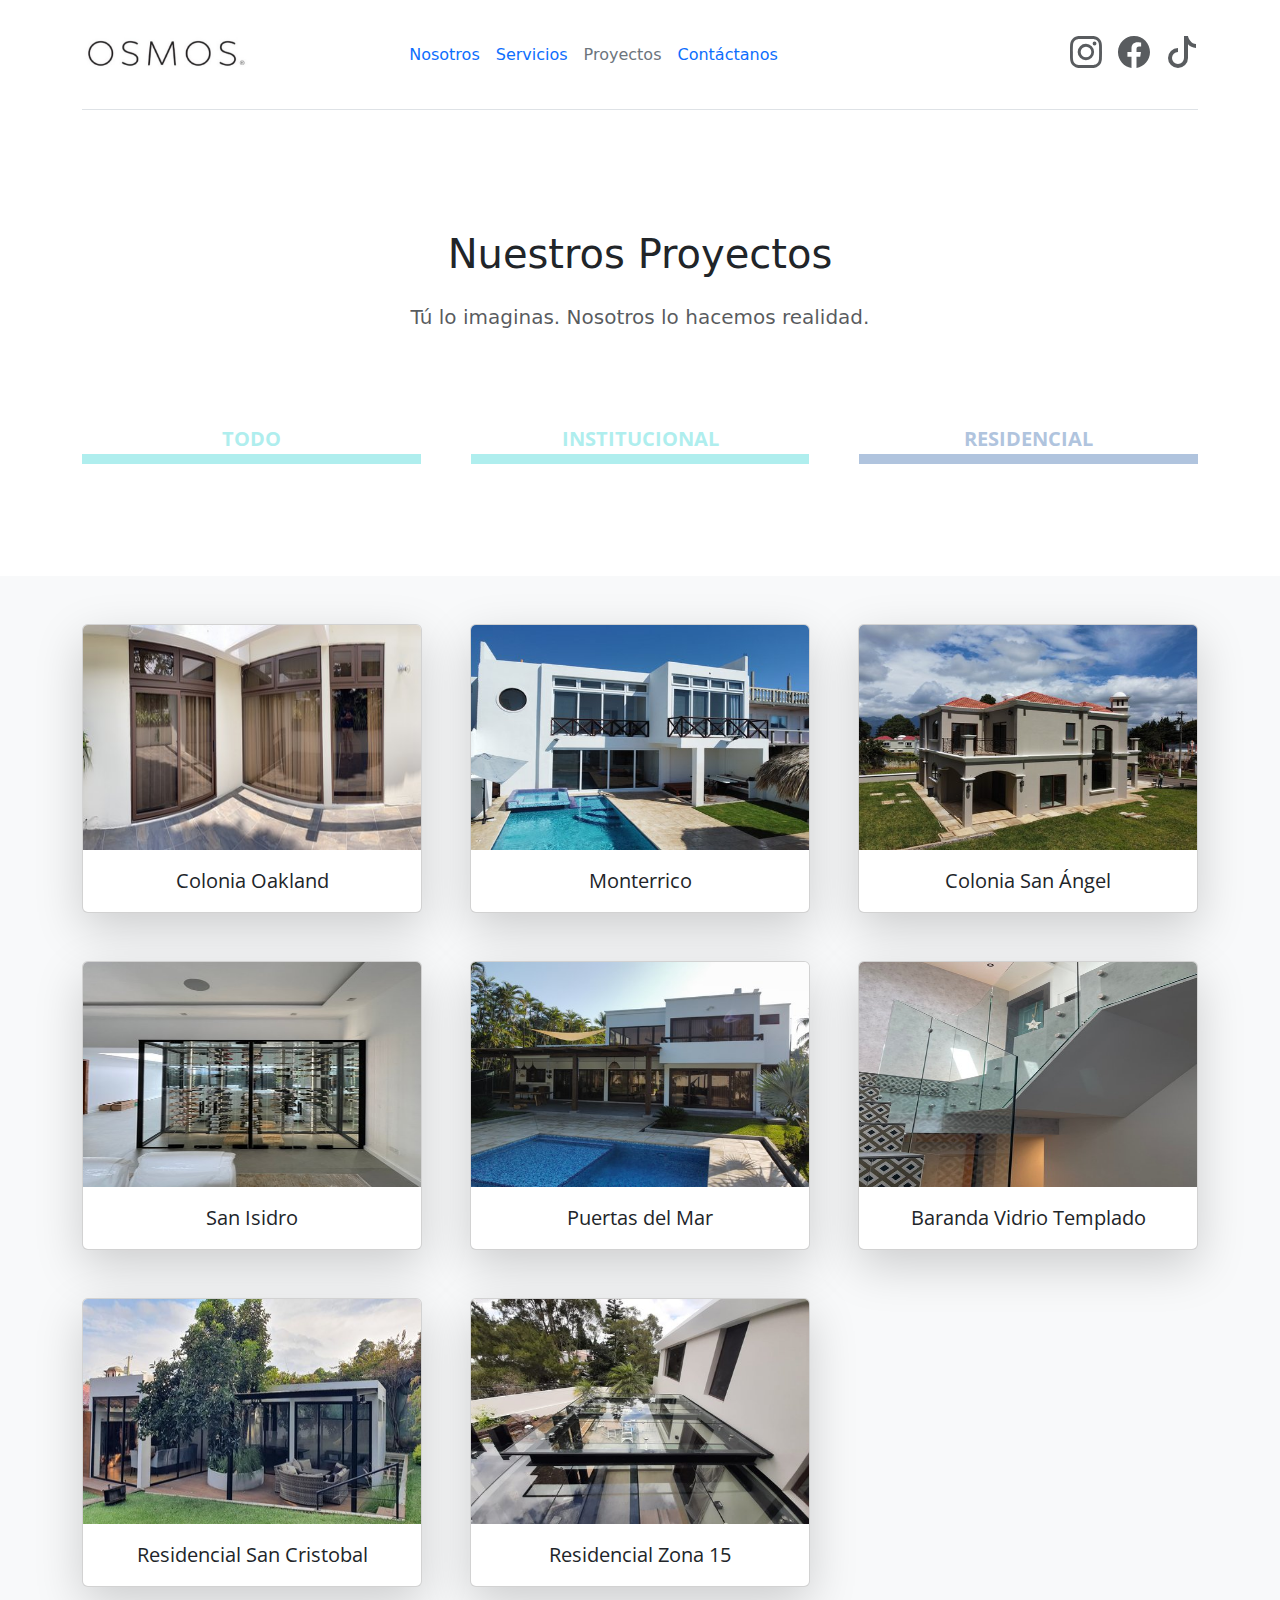
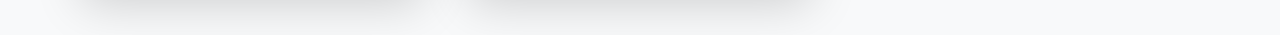
<file: public/residencial.html>
<!DOCTYPE html>
<html lang="en">
<head>
    
    <script>(function(w,d,s,l,i){w[l]=w[l]||[];w[l].push({'gtm.start':
    new Date().getTime(),event:'gtm.js'});var f=d.getElementsByTagName(s)[0],
    j=d.createElement(s),dl=l!='dataLayer'?'&l='+l:'';j.async=true;j.src=
    'https://www.googletagmanager.com/gtm.js?id='+i+dl;f.parentNode.insertBefore(j,f);
    })(window,document,'script','dataLayer','GTM-MHGC49D5');</script>

    <meta charset="UTF-8">
    <meta name="viewport" content="width=device-width, initial-scale=1.0">
    <title>Proyectos</title>
    <link href="https://cdn.jsdelivr.net/npm/bootstrap@5.3.3/dist/css/bootstrap.min.css" rel="stylesheet" integrity="sha384-QWTKZyjpPEjISv5WaRU9OFeRpok6YctnYmDr5pNlyT2bRjXh0JMhjY6hW+ALEwIH" crossorigin="anonymous">
    <link rel="stylesheet" href="https://cdn.jsdelivr.net/npm/bootstrap-icons@1.3.0/font/bootstrap-icons.css">
    <link rel="stylesheet" href="../style.css">
    <link rel="preconnect" href="https://fonts.googleapis.com">
<link rel="preconnect" href="https://fonts.gstatic.com" crossorigin>
<link href="https://fonts.googleapis.com/css2?family=Open+Sans:ital,wght@0,300..800;1,300..800&display=swap" rel="stylesheet">
</head>
<body>
    
    <noscript><iframe src="https://www.googletagmanager.com/ns.html?id=GTM-MHGC49D5"
    height="0" width="0" style="display:none;visibility:hidden"></iframe></noscript>

    <section id="header">
        <div class="container">
        <header class="d-flex flex-wrap align-items-center justify-content-center justify-content-md-between py-3 mb-4 border-bottom">
          <div class="col-md-3 mb-2 mb-md-0">
            <a href="/" class="d-inline-flex link-body-emphasis text-decoration-none">
              <img src="../assets/images/logoosmosletras.jpg" height="70">
            </a>
          </div>
    
          <ul class="nav col-12 col-md-auto mb-2 justify-content-center mb-md-0">
            <li><a href="../" class="nav-link px-2">Nosotros</a></li>
            <li><a href="./servicios" class="nav-link px-2">Servicios</a></li>
            <li><a href="#" class="nav-link px-2 link-secondary">Proyectos</a></li>
            <li><a href="./contact" class="nav-link px-2">Contáctanos</a></li>
          </ul>
    
          <ul class="nav col-md-4 justify-content-end list-unstyled d-flex">
            <li class="ms-3"><a class="text-body-secondary" href="https://www.instagram.com/osmosgt?igsh=YjZzY3h1YjM1dHRz"><svg xmlns="http://www.w3.org/2000/svg" width="2rem" height="2rem" fill="currentColor" class="bi bi-instagram" viewBox="0 0 16 16">
              <path d="M8 0C5.829 0 5.556.01 4.703.048 3.85.088 3.269.222 2.76.42a3.9 3.9 0 0 0-1.417.923A3.9 3.9 0 0 0 .42 2.76C.222 3.268.087 3.85.048 4.7.01 5.555 0 5.827 0 8.001c0 2.172.01 2.444.048 3.297.04.852.174 1.433.372 1.942.205.526.478.972.923 1.417.444.445.89.719 1.416.923.51.198 1.09.333 1.942.372C5.555 15.99 5.827 16 8 16s2.444-.01 3.298-.048c.851-.04 1.434-.174 1.943-.372a3.9 3.9 0 0 0 1.416-.923c.445-.445.718-.891.923-1.417.197-.509.332-1.09.372-1.942C15.99 10.445 16 10.173 16 8s-.01-2.445-.048-3.299c-.04-.851-.175-1.433-.372-1.941a3.9 3.9 0 0 0-.923-1.417A3.9 3.9 0 0 0 13.24.42c-.51-.198-1.092-.333-1.943-.372C10.443.01 10.172 0 7.998 0zm-.717 1.442h.718c2.136 0 2.389.007 3.232.046.78.035 1.204.166 1.486.275.373.145.64.319.92.599s.453.546.598.92c.11.281.24.705.275 1.485.039.843.047 1.096.047 3.231s-.008 2.389-.047 3.232c-.035.78-.166 1.203-.275 1.485a2.5 2.5 0 0 1-.599.919c-.28.28-.546.453-.92.598-.28.11-.704.24-1.485.276-.843.038-1.096.047-3.232.047s-2.39-.009-3.233-.047c-.78-.036-1.203-.166-1.485-.276a2.5 2.5 0 0 1-.92-.598 2.5 2.5 0 0 1-.6-.92c-.109-.281-.24-.705-.275-1.485-.038-.843-.046-1.096-.046-3.233s.008-2.388.046-3.231c.036-.78.166-1.204.276-1.486.145-.373.319-.64.599-.92s.546-.453.92-.598c.282-.11.705-.24 1.485-.276.738-.034 1.024-.044 2.515-.045zm4.988 1.328a.96.96 0 1 0 0 1.92.96.96 0 0 0 0-1.92m-4.27 1.122a4.109 4.109 0 1 0 0 8.217 4.109 4.109 0 0 0 0-8.217m0 1.441a2.667 2.667 0 1 1 0 5.334 2.667 2.667 0 0 1 0-5.334"/>
            </svg></a></li>
            <li class="ms-3"><a class="text-body-secondary" href="https://www.facebook.com/OsmosGuatemala?mibextid=YMEMSu"><svg xmlns="http://www.w3.org/2000/svg" width="2rem" height="2rem" fill="currentColor" class="bi bi-facebook" viewBox="0 0 16 16">
              <path d="M16 8.049c0-4.446-3.582-8.05-8-8.05C3.58 0-.002 3.603-.002 8.05c0 4.017 2.926 7.347 6.75 7.951v-5.625h-2.03V8.05H6.75V6.275c0-2.017 1.195-3.131 3.022-3.131.876 0 1.791.157 1.791.157v1.98h-1.009c-.993 0-1.303.621-1.303 1.258v1.51h2.218l-.354 2.326H9.25V16c3.824-.604 6.75-3.934 6.75-7.951"/>
            </svg></a></li>
            <li class="ms-3"><a class="text-body-secondary" href="https://www.tiktok.com/@osmos.gt?lang=en"><svg xmlns="http://www.w3.org/2000/svg" width="2rem" height="2rem" fill="currentColor" class="bi bi-tiktok" viewBox="0 0 16 16">
              <path d="M9 0h1.98c.144.715.54 1.617 1.235 2.512C12.895 3.389 13.797 4 15 4v2c-1.753 0-3.07-.814-4-1.829V11a5 5 0 1 1-5-5v2a3 3 0 1 0 3 3z"/>
            </svg></a></li>
          </ul>
    
          <div class="col-md-3 text-end"></div>
        </header>
      </Section>

<!-- INICIO PAGINA DE PROYECTOS -->
<section class="py-5 text-center container">
  <div class="row py-lg-5">
    <div class="col-lg-6 col-md-8 mx-auto">
      <h1 class="fw-light mb-4">Nuestros Proyectos</h1>
      <p class="lead text-body-secondary">Tú lo imaginas. Nosotros lo hacemos realidad.</p>
    </div>
    <p>
      <div class="seleccionTipoProyecto">

        <!-- CAMBIAR LINKS-->
        
              <a href="./proyectos" class="project-link todo">Todo</a>
              <a href="./institucionales" class="project-link institucional">Institucional</a>
              <a href="#" class="project-link residencial" style="color:lightsteelblue; border-bottom:10px solid lightsteelblue;">Residencial</a>  
      </div>
    </p>

  </div>
</section>



  <div class="album py-5 bg-body-tertiary">
    <div class="container">
      <div class="row row-cols-1 row-cols-sm-1 row-cols-md-3 g-5">
        <div class="col">
          <div class="card shadow-lg">
            <img src="../assets/images/residenciales/coloniaoakland/thumbnail.jpeg" class="bd-placeholder-img card-img-top" width="100%" height="225" xmlns="http://www.w3.org/2000/svg" role="img" aria-label="Placeholder: Thumbnail" preserveAspectRatio="xMidYMid slice" focusable="false"><title>Placeholder</title><rect width="100%" height="100%" fill="#55595c"></rect><text x="50%" y="50%" fill="#eceeef" dy=".3em"></text>
            <div class="card-body">
              <p class="card-text text-center">Colonia Oakland</p>
            </div>
          </div>
        </div>

        <div class="col">
          <div class="card shadow-lg">
            <img src="../assets/images/residenciales/monterrico/thumbnail.JPG" class="bd-placeholder-img card-img-top" width="100%" height="225" xmlns="http://www.w3.org/2000/svg" role="img" aria-label="Placeholder: Thumbnail" preserveAspectRatio="xMidYMid slice" focusable="false"><title>Placeholder</title><rect width="100%" height="100%" fill="#55595c"></rect><text x="50%" y="50%" fill="#eceeef" dy=".3em"></text>
            <div class="card-body">
              <p class="card-text">Monterrico</p>
            </div>
          </div>
        </div>

        <div class="col">
          <div class="card shadow-lg">
            <img src="../assets/images/residenciales/sanangelsjp/thumbnail.JPG" class="bd-placeholder-img card-img-top" width="100%" height="225" xmlns="http://www.w3.org/2000/svg" role="img" aria-label="Placeholder: Thumbnail" preserveAspectRatio="xMidYMid slice" focusable="false"><title>Placeholder</title><rect width="100%" height="100%" fill="#55595c"></rect><text x="50%" y="50%" fill="#eceeef" dy=".3em"></text>
            <div class="card-body">
              <p class="card-text">Colonia San Ángel</p>
            </div>
          </div>
        </div>

        <div class="col">
          <div class="card shadow-lg">
            <img src="../assets/images/artesanal/sanisidro/thumbnail.jpeg" class="bd-placeholder-img card-img-top" width="100%" height="225" xmlns="http://www.w3.org/2000/svg" role="img" aria-label="Placeholder: Thumbnail" preserveAspectRatio="xMidYMid slice" focusable="false"><title>Placeholder</title><rect width="100%" height="100%" fill="#55595c"></rect><text x="50%" y="50%" fill="#eceeef" dy=".3em"></text>
            <div class="card-body">
              <p class="card-text">San Isidro</p>
            </div>
          </div>
        </div>

        <div class="col">
            <div class="card shadow-lg">
              <img src="../assets/images/residenciales/puertasdelmar/thumbnail.JPG" class="bd-placeholder-img card-img-top" width="100%" height="225" xmlns="http://www.w3.org/2000/svg" role="img" aria-label="Placeholder: Thumbnail" preserveAspectRatio="xMidYMid slice" focusable="false"><title>Placeholder</title><rect width="100%" height="100%" fill="#55595c"></rect><text x="50%" y="50%" fill="#eceeef" dy=".3em"></text>
              <div class="card-body">
                <p class="card-text">Puertas del Mar</p>
              </div>
            </div>
          </div>

          <div class="col">
            <div class="card shadow-lg">
              <img src="../assets/images/residenciales/residencialbarandatemplado/thumbnail.jpeg" class="bd-placeholder-img card-img-top" width="100%" height="225" xmlns="http://www.w3.org/2000/svg" role="img" aria-label="Placeholder: Thumbnail" preserveAspectRatio="xMidYMid slice" focusable="false"><title>Placeholder</title><rect width="100%" height="100%" fill="#55595c"></rect><text x="50%" y="50%" fill="#eceeef" dy=".3em"></text>
              <div class="card-body">
                <p class="card-text">Baranda Vidrio Templado</p>
              </div>
            </div>
          </div>

          <div class="col">
            <div class="card shadow-lg">
              <img src="../assets/images/residenciales/residenciasancristobal/thumbnail.JPG" class="bd-placeholder-img card-img-top" width="100%" height="225" xmlns="http://www.w3.org/2000/svg" role="img" aria-label="Placeholder: Thumbnail" preserveAspectRatio="xMidYMid slice" focusable="false"><title>Placeholder</title><rect width="100%" height="100%" fill="#55595c"></rect><text x="50%" y="50%" fill="#eceeef" dy=".3em"></text>
              <div class="card-body">
                <p class="card-text">Residencial San Cristobal</p>
              </div>
            </div>
          </div>

          <div class="col">
            <div class="card shadow-lg">
              <img src="../assets/images/residenciales/techodevidriozona15/thumbnail.jpg" class="bd-placeholder-img card-img-top" width="100%" height="225" xmlns="http://www.w3.org/2000/svg" role="img" aria-label="Placeholder: Thumbnail" preserveAspectRatio="xMidYMid slice" focusable="false"><title>Placeholder</title><rect width="100%" height="100%" fill="#55595c"></rect><text x="50%" y="50%" fill="#eceeef" dy=".3em"></text>
              <div class="card-body">
                <p class="card-text">Residencial Zona 15</p>
              </div>
            </div>
          </div>

      </div>
    </div>
    </div>




  
</body>
</html>
</file>
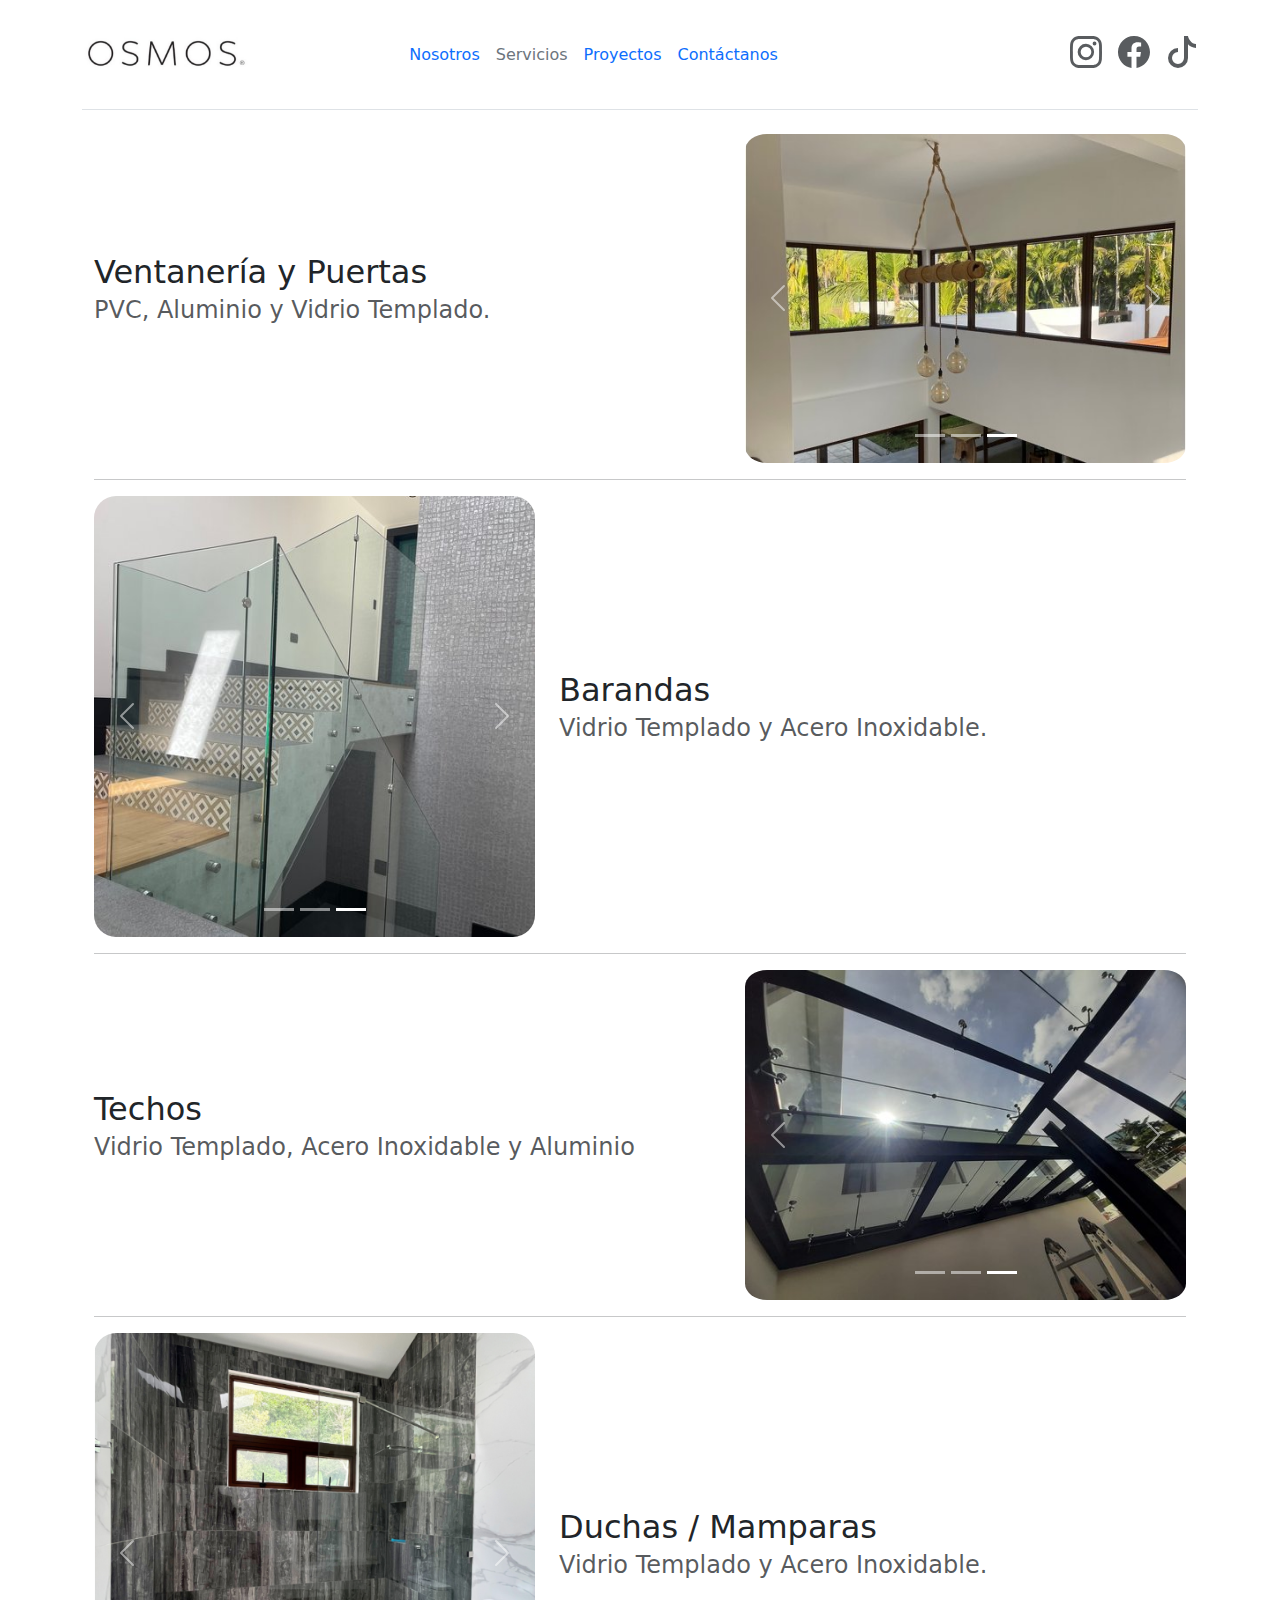
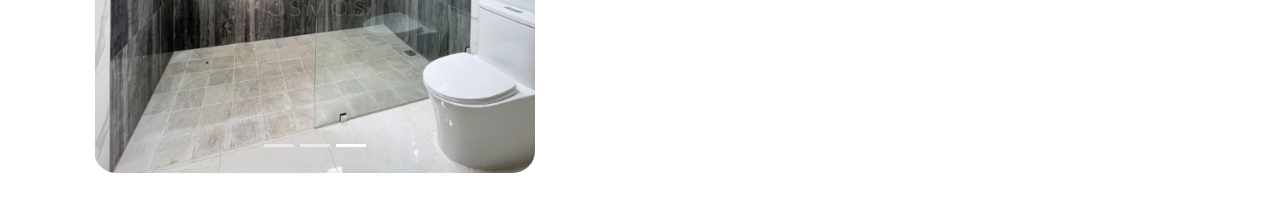
<file: public/servicios.html>
<!DOCTYPE html>
<html lang="en">
<head>
    
    <script>(function(w,d,s,l,i){w[l]=w[l]||[];w[l].push({'gtm.start':
    new Date().getTime(),event:'gtm.js'});var f=d.getElementsByTagName(s)[0],
    j=d.createElement(s),dl=l!='dataLayer'?'&l='+l:'';j.async=true;j.src=
    'https://www.googletagmanager.com/gtm.js?id='+i+dl;f.parentNode.insertBefore(j,f);
    })(window,document,'script','dataLayer','GTM-MHGC49D5');</script>

    <meta charset="UTF-8">
    <meta name="viewport" content="width=device-width, initial-scale=1.0">
    <title>Servicios</title>
    <link href="https://cdn.jsdelivr.net/npm/bootstrap@5.3.3/dist/css/bootstrap.min.css" rel="stylesheet" integrity="sha384-QWTKZyjpPEjISv5WaRU9OFeRpok6YctnYmDr5pNlyT2bRjXh0JMhjY6hW+ALEwIH" crossorigin="anonymous">
    <link rel="stylesheet" href="https://cdn.jsdelivr.net/npm/bootstrap-icons@1.3.0/font/bootstrap-icons.css">
    <link rel="stylesheet" href="../style.css">
</head>
<body>
    <noscript><iframe src="https://www.googletagmanager.com/ns.html?id=GTM-MHGC49D5"
    height="0" width="0" style="display:none;visibility:hidden"></iframe></noscript>

    <script src="https://cdn.jsdelivr.net/npm/bootstrap@5.3.3/dist/js/bootstrap.bundle.min.js" integrity="sha384-YvpcrYf0tY3lHB60NNkmXc5s9fDVZLESaAA55NDzOxhy9GkcIdslK1eN7N6jIeHz" crossorigin="anonymous"></script>
    <section id="header">
    <div class="container">
    <header class="d-flex flex-wrap align-items-center justify-content-center justify-content-md-between py-3 mb-4 border-bottom">
      <div class="col-md-3 mb-2 mb-md-0">
        <a href="/" class="d-inline-flex link-body-emphasis text-decoration-none">
          <img src="../assets/images/logoosmosletras.jpg" height="70">
        </a>
      </div>

      <ul class="nav col-12 col-md-auto mb-2 justify-content-center mb-md-0">
        <li><a href="../" class="nav-link px-2">Nosotros</a></li>
        <li><a href="servicios" class="nav-link px-2 link-secondary">Servicios</a></li>
        <li><a href="./proyectos" class="nav-link px-2">Proyectos</a></li>
        <li><a href="./contact" class="nav-link px-2">Contáctanos</a></li>
      </ul>

      <ul class="nav col-md-4 justify-content-end list-unstyled d-flex">
        <li class="ms-3"><a class="text-body-secondary" href="https://www.instagram.com/osmosgt?igsh=YjZzY3h1YjM1dHRz"><svg xmlns="http://www.w3.org/2000/svg" width="2rem" height="2rem" fill="currentColor" class="bi bi-instagram" viewBox="0 0 16 16">
          <path d="M8 0C5.829 0 5.556.01 4.703.048 3.85.088 3.269.222 2.76.42a3.9 3.9 0 0 0-1.417.923A3.9 3.9 0 0 0 .42 2.76C.222 3.268.087 3.85.048 4.7.01 5.555 0 5.827 0 8.001c0 2.172.01 2.444.048 3.297.04.852.174 1.433.372 1.942.205.526.478.972.923 1.417.444.445.89.719 1.416.923.51.198 1.09.333 1.942.372C5.555 15.99 5.827 16 8 16s2.444-.01 3.298-.048c.851-.04 1.434-.174 1.943-.372a3.9 3.9 0 0 0 1.416-.923c.445-.445.718-.891.923-1.417.197-.509.332-1.09.372-1.942C15.99 10.445 16 10.173 16 8s-.01-2.445-.048-3.299c-.04-.851-.175-1.433-.372-1.941a3.9 3.9 0 0 0-.923-1.417A3.9 3.9 0 0 0 13.24.42c-.51-.198-1.092-.333-1.943-.372C10.443.01 10.172 0 7.998 0zm-.717 1.442h.718c2.136 0 2.389.007 3.232.046.78.035 1.204.166 1.486.275.373.145.64.319.92.599s.453.546.598.92c.11.281.24.705.275 1.485.039.843.047 1.096.047 3.231s-.008 2.389-.047 3.232c-.035.78-.166 1.203-.275 1.485a2.5 2.5 0 0 1-.599.919c-.28.28-.546.453-.92.598-.28.11-.704.24-1.485.276-.843.038-1.096.047-3.232.047s-2.39-.009-3.233-.047c-.78-.036-1.203-.166-1.485-.276a2.5 2.5 0 0 1-.92-.598 2.5 2.5 0 0 1-.6-.92c-.109-.281-.24-.705-.275-1.485-.038-.843-.046-1.096-.046-3.233s.008-2.388.046-3.231c.036-.78.166-1.204.276-1.486.145-.373.319-.64.599-.92s.546-.453.92-.598c.282-.11.705-.24 1.485-.276.738-.034 1.024-.044 2.515-.045zm4.988 1.328a.96.96 0 1 0 0 1.92.96.96 0 0 0 0-1.92m-4.27 1.122a4.109 4.109 0 1 0 0 8.217 4.109 4.109 0 0 0 0-8.217m0 1.441a2.667 2.667 0 1 1 0 5.334 2.667 2.667 0 0 1 0-5.334"/>
        </svg></a></li>
        <li class="ms-3"><a class="text-body-secondary" href="https://www.facebook.com/OsmosGuatemala?mibextid=YMEMSu"><svg xmlns="http://www.w3.org/2000/svg" width="2rem" height="2rem" fill="currentColor" class="bi bi-facebook" viewBox="0 0 16 16">
          <path d="M16 8.049c0-4.446-3.582-8.05-8-8.05C3.58 0-.002 3.603-.002 8.05c0 4.017 2.926 7.347 6.75 7.951v-5.625h-2.03V8.05H6.75V6.275c0-2.017 1.195-3.131 3.022-3.131.876 0 1.791.157 1.791.157v1.98h-1.009c-.993 0-1.303.621-1.303 1.258v1.51h2.218l-.354 2.326H9.25V16c3.824-.604 6.75-3.934 6.75-7.951"/>
        </svg></a></li>
        <li class="ms-3"><a class="text-body-secondary" href="https://www.tiktok.com/@osmos.gt?lang=en"><svg xmlns="http://www.w3.org/2000/svg" width="2rem" height="2rem" fill="currentColor" class="bi bi-tiktok" viewBox="0 0 16 16">
          <path d="M9 0h1.98c.144.715.54 1.617 1.235 2.512C12.895 3.389 13.797 4 15 4v2c-1.753 0-3.07-.814-4-1.829V11a5 5 0 1 1-5-5v2a3 3 0 1 0 3 3z"/>
        </svg></a></li>
      </ul>

      <div class="col-md-3 text-end"></div>
    </header>
    </div>
    </section>


    <section id="servicios">
<div class="container marketing">

        
<!-- START THE FEATURETTES -->

    <div class="container">
        <div class="row featurette align-items-center">
          <div class="col-md-7">
            <h2 class="featurette-heading fw-normal lh-1">Ventanería y Puertas <h4 style="font-weight:lighter" class="text-body-secondary">PVC, Aluminio y Vidrio Templado.</h2></h3>
            <p class="lead"></p>
          </div>
          <div class="col-md-5">
            
<!-- CAMBIAR LAS IMAGENES Y METERLO EN LOS OTROS SERVICIOS -->
            <div id="myCarousel" class="carousel slide mb-6" data-bs-ride="carousel">
              <div class="carousel-indicators">
                <button type="button" data-bs-target="#myCarousel" data-bs-slide-to="0" class="" aria-label="Slide 1"></button>
                <button type="button" data-bs-target="#myCarousel" data-bs-slide-to="1" aria-label="Slide 2" class=""></button>
                <button type="button" data-bs-target="#myCarousel" data-bs-slide-to="2" aria-label="Slide 3" class="active" aria-current="true"></button>
              </div>
              <div class="carousel-inner">
          
                <div class="carousel-item">
                  <img src="../assets/images/ventaneriaypuertas1.jpg" style="border-radius: 5%;"  class="bd-placeholder-img" width="100%" height="100%" xmlns="http://www.w3.org/2000/svg" aria-hidden="true" preserveAspectRatio="xMidYMid slice" focusable="false">
                </div>
          
                
                <div class="carousel-item">
                  <img src="../assets/images/ventaneriaypuertas2.jpg" style="border-radius: 5%;" class="bd-placeholder-img" width="100%" height="100%" xmlns="http://www.w3.org/2000/svg" aria-hidden="true" preserveAspectRatio="xMidYMid slice" focusable="false">                  
                </div>
              
          
                <div class="carousel-item active">
                  <img src="../assets/images/ventaneriaypuertas3.jpg" style="border-radius: 5%;" class="bd-placeholder-img" width="100%" height="100%" xmlns="http://www.w3.org/2000/svg" aria-hidden="true" preserveAspectRatio="xMidYMid slice" focusable="false"><rect width="100%" height="100%" fill="var(--bs-secondary-color)"></rect></svg>
                </div>
              </div>
              <button class="carousel-control-prev" type="button" data-bs-target="#myCarousel" data-bs-slide="prev">
                <span class="carousel-control-prev-icon" aria-hidden="true"></span>
                <span class="visually-hidden">Previous</span>
              </button>
              <button class="carousel-control-next" type="button" data-bs-target="#myCarousel" data-bs-slide="next">
                <span class="carousel-control-next-icon" aria-hidden="true"></span>
                <span class="visually-hidden">Next</span>
              </button>
            </div>
          </div>
        </div>
    
        <hr class="featurette-divider">
    
        <div class="row featurette align-items-center">
          <div class="col-md-7 order-md-2">
            <h2 class="featurette-heading fw-normal lh-1">Barandas <h4 style="font-weight:lighter" class="text-body-secondary">Vidrio Templado y Acero Inoxidable.</h2></h3>
            <p class="lead"></p>
          </div>
          <div class="col-md-5 order-md-1">
            
            <div id="myCarousel2" class="carousel slide mb-6" data-bs-ride="carousel">
              <div class="carousel-indicators">
                <button type="button" data-bs-target="#myCarousel" data-bs-slide-to="0" class="" aria-label="Slide 1"></button>
                <button type="button" data-bs-target="#myCarousel" data-bs-slide-to="1" aria-label="Slide 2" class=""></button>
                <button type="button" data-bs-target="#myCarousel" data-bs-slide-to="2" aria-label="Slide 3" class="active" aria-current="true"></button>
              </div>
              <div class="carousel-inner">
          
                <div class="carousel-item">
                  <img src="../assets/images/barandasyvidriotemplado1.jpeg" style="border-radius: 5%;" class="bd-placeholder-img" width="100%" height="100%" xmlns="http://www.w3.org/2000/svg" aria-hidden="true" preserveAspectRatio="xMidYMid slice" focusable="false">
                </div>
          
                
                <div class="carousel-item">
                  <img src="../assets/images/barandasyvidriotemplado2.jpeg" style="border-radius: 5%;" class="bd-placeholder-img" width="100%" height="100%" xmlns="http://www.w3.org/2000/svg" aria-hidden="true" preserveAspectRatio="xMidYMid slice" focusable="false">                  
                </div>
              
          
                <div class="carousel-item active">
                  <img src="../assets/images/barandasyvidriotemplado3.jpeg" style="border-radius: 5%;" class="bd-placeholder-img" width="100%" height="100%" xmlns="http://www.w3.org/2000/svg" aria-hidden="true" preserveAspectRatio="xMidYMid slice" focusable="false"><rect width="100%" height="100%" fill="var(--bs-secondary-color)"></rect></svg>
                </div>
              </div>

              <button class="carousel-control-prev" type="button" data-bs-target="#myCarousel2" data-bs-slide="prev">
                <span class="carousel-control-prev-icon" aria-hidden="true"></span>
                <span class="visually-hidden">Previous</span>
              </button>
              <button class="carousel-control-next" type="button" data-bs-target="#myCarousel2" data-bs-slide="next">
                <span class="carousel-control-next-icon" aria-hidden="true"></span>
                <span class="visually-hidden">Next</span>
              </button>
            </div>

          </div>
        </div>
    
        <hr class="featurette-divider">
    
        <div class="row featurette align-items-center">
          <div class="col-md-7">
            <h2 class="featurette-heading fw-normal lh-1">Techos <h4 style="font-weight:lighter" class="text-body-secondary">Vidrio Templado, Acero Inoxidable y Aluminio</h2></h3>
            <p class="lead"></p>
          </div>
          <div class="col-md-5">

            <div id="myCarousel3" class="carousel slide mb-6" data-bs-ride="carousel">
              <div class="carousel-indicators">
                <button type="button" data-bs-target="#myCarousel" data-bs-slide-to="0" class="" aria-label="Slide 1"></button>
                <button type="button" data-bs-target="#myCarousel" data-bs-slide-to="1" aria-label="Slide 2" class=""></button>
                <button type="button" data-bs-target="#myCarousel" data-bs-slide-to="2" aria-label="Slide 3" class="active" aria-current="true"></button>
              </div>
              <div class="carousel-inner">
          
                <div class="carousel-item">
                  <img src="../assets/images/techos1.jpg" style="border-radius: 5%;" class="bd-placeholder-img" width="100%" height="100%" xmlns="http://www.w3.org/2000/svg" aria-hidden="true" preserveAspectRatio="xMidYMid slice" focusable="false">
                </div>
          
                
                <div class="carousel-item">
                  <img src="../assets/images/techos2.jpg" style="border-radius: 5%;" class="bd-placeholder-img" width="100%" height="100%" xmlns="http://www.w3.org/2000/svg" aria-hidden="true" preserveAspectRatio="xMidYMid slice" focusable="false">                  
                </div>
              
          
                <div class="carousel-item active">
                  <img src="../assets/images/techos3.jpg" style="border-radius: 5%;" class="bd-placeholder-img" width="100%" height="100%" xmlns="http://www.w3.org/2000/svg" aria-hidden="true" preserveAspectRatio="xMidYMid slice" focusable="false"><rect width="100%" height="100%" fill="var(--bs-secondary-color)"></rect></svg>
                </div>
              </div>
              <button class="carousel-control-prev" type="button" data-bs-target="#myCarousel3" data-bs-slide="prev">
                <span class="carousel-control-prev-icon" aria-hidden="true"></span>
                <span class="visually-hidden">Previous</span>
              </button>
              <button class="carousel-control-next" type="button" data-bs-target="#myCarousel3" data-bs-slide="next">
                <span class="carousel-control-next-icon" aria-hidden="true"></span>
                <span class="visually-hidden">Next</span>
              </button>
            </div>

          </div>
        </div>
    
        <hr class="featurette-divider">
    
        <div class="row featurette align-items-center">
          <div class="col-md-7 order-md-2">
            <h2 class="featurette-heading fw-normal lh-1">Duchas / Mamparas<h4 style="font-weight:lighter" class="text-body-secondary">Vidrio Templado y Acero Inoxidable.</h2></h3>
            <p class="lead"></p>
          </div>
          <div class="col-md-5 order-md-1">

            <div id="myCarousel4" class="carousel slide mb-" data-bs-ride="carousel">
              <div class="carousel-indicators">
                <button type="button" data-bs-target="#myCarousel" data-bs-slide-to="0" class="" aria-label="Slide 1"></button>
                <button type="button" data-bs-target="#myCarousel" data-bs-slide-to="1" aria-label="Slide 2" class=""></button>
                <button type="button" data-bs-target="#myCarousel" data-bs-slide-to="2" aria-label="Slide 3" class="active" aria-current="true"></button>
              </div>
              <div class="carousel-inner">
          
                <div class="carousel-item">
                  <img src="../assets/images/duchas1.png" style="border-radius: 5%;" class="bd-placeholder-img" width="100%" height="100%" xmlns="http://www.w3.org/2000/svg" aria-hidden="true" preserveAspectRatio="xMidYMid slice" focusable="false">
                </div>
          
                
                <div class="carousel-item">
                  <img src="../assets/images/duchas2.png" style="border-radius: 5%;" class="bd-placeholder-img" width="100%" height="100%" xmlns="http://www.w3.org/2000/svg" aria-hidden="true" preserveAspectRatio="xMidYMid slice" focusable="false">                  
                </div>
              
          
                <div class="carousel-item active">
                  <img src="../assets/images/duchas3.png" style="border-radius: 5%;" class="bd-placeholder-img" width="100%" height="100%" xmlns="http://www.w3.org/2000/svg" aria-hidden="true" preserveAspectRatio="xMidYMid slice" focusable="false"><rect width="100%" height="100%" fill="var(--bs-secondary-color)"></rect></svg>
                </div>
              </div>
              <button class="carousel-control-prev" type="button" data-bs-target="#myCarousel4" data-bs-slide="prev">
                <span class="carousel-control-prev-icon" aria-hidden="true"></span>
                <span class="visually-hidden">Previous</span>
              </button>
              <button class="carousel-control-next" type="button" data-bs-target="#myCarousel4" data-bs-slide="next">
                <span class="carousel-control-next-icon" aria-hidden="true"></span>
                <span class="visually-hidden">Next</span>
              </button>
            </div>

          </div>
        </div>
        <br>
        <!-- /END THE FEATURETTES -->
    
      </div>
    </div>
    </section>



</body>
</html>
</file>
<file: style.css>
.feature-icon {
    width: 4rem;
    height: 4rem;
    border-radius: 0.75rem;
}

.bi {
    vertical-align: -0.125em;
    fill: currentColor;
}

.about-us-content {
    display: flex;   
}


.menuProyectos {
    padding: 0 103px
}


.proyectosTitle {
  font-family: "Open Sans", sans-serif;
  font-optical-sizing: auto;
  font-weight: 300;
  font-style: noraml;
  font-size: 63px;
  text-align: center;
}

.seleccionTipoProyecto {
    display: flex;
    justify-content: space-between;
    align-items: center;
    gap: 50px;
    padding-top: 60px;

}

.project-link {
    text-decoration: none;
    width: 50%;
    font-size: 20px;
    text-transform: uppercase;
    color: paleturquoise;
    font-weight: 700;
    font-family: "Open Sans", sans-serif;
    border-bottom: 10px solid paleturquoise;
    text-align: center;
    transition: 0.2s;
    
}

.project-link:hover {
    color: lightsteelblue;
    border-bottom: 10px solid lightsteelblue;
}

.project-link:focus {
    color: lightsteelblue;
    border-bottom: 10px solid lightsteelblue;
}


.proyectosSeleccionados {
    display: block;
    gap: 0px;
}

.proyectosSeleccionados ul {
    list-style-type: none;
    justify-content: center;
   justify-content: space-between;
    display: flex;
    flex-direction: row;
    gap:15px;
    white-space: pre-wrap;

}

.listaProyectos {

    width: 30%;
    max-width: 30%;
}

.imagenProyectoLista img {
    width: 100%;
    border-radius: 10px;
    transition: 0.2s;
}

.imagenProyectoLista img:hover {
    -webkit-box-shadow: 2px 2px 15px 1px rgba(0,196,255,1);
    -moz-box-shadow: 2px 2px 15px 1px rgba(0,196,255,1);
    box-shadow: 2px 2px 15px 1px rgba(0,196,255,1);

}

.imagenProyectoLista div {
    position: relative;
    padding: 10px;
    text-align: center;
    font-size: larger;
    font-family: "Open Sans", sans-serif;
    font-weight: lighter;
    font-optical-sizing: auto;
}

.card-text{
    font-family: "Open Sans", sans-serif;
    font-optical-sizing: auto;
    font-style: bold;
    font-size: 20px;
    text-align: center;
}

div .error-txt {
    color: red;
    text-align: left;
    margin: -5px, 0 10px;
    display: none;
}
</file>
